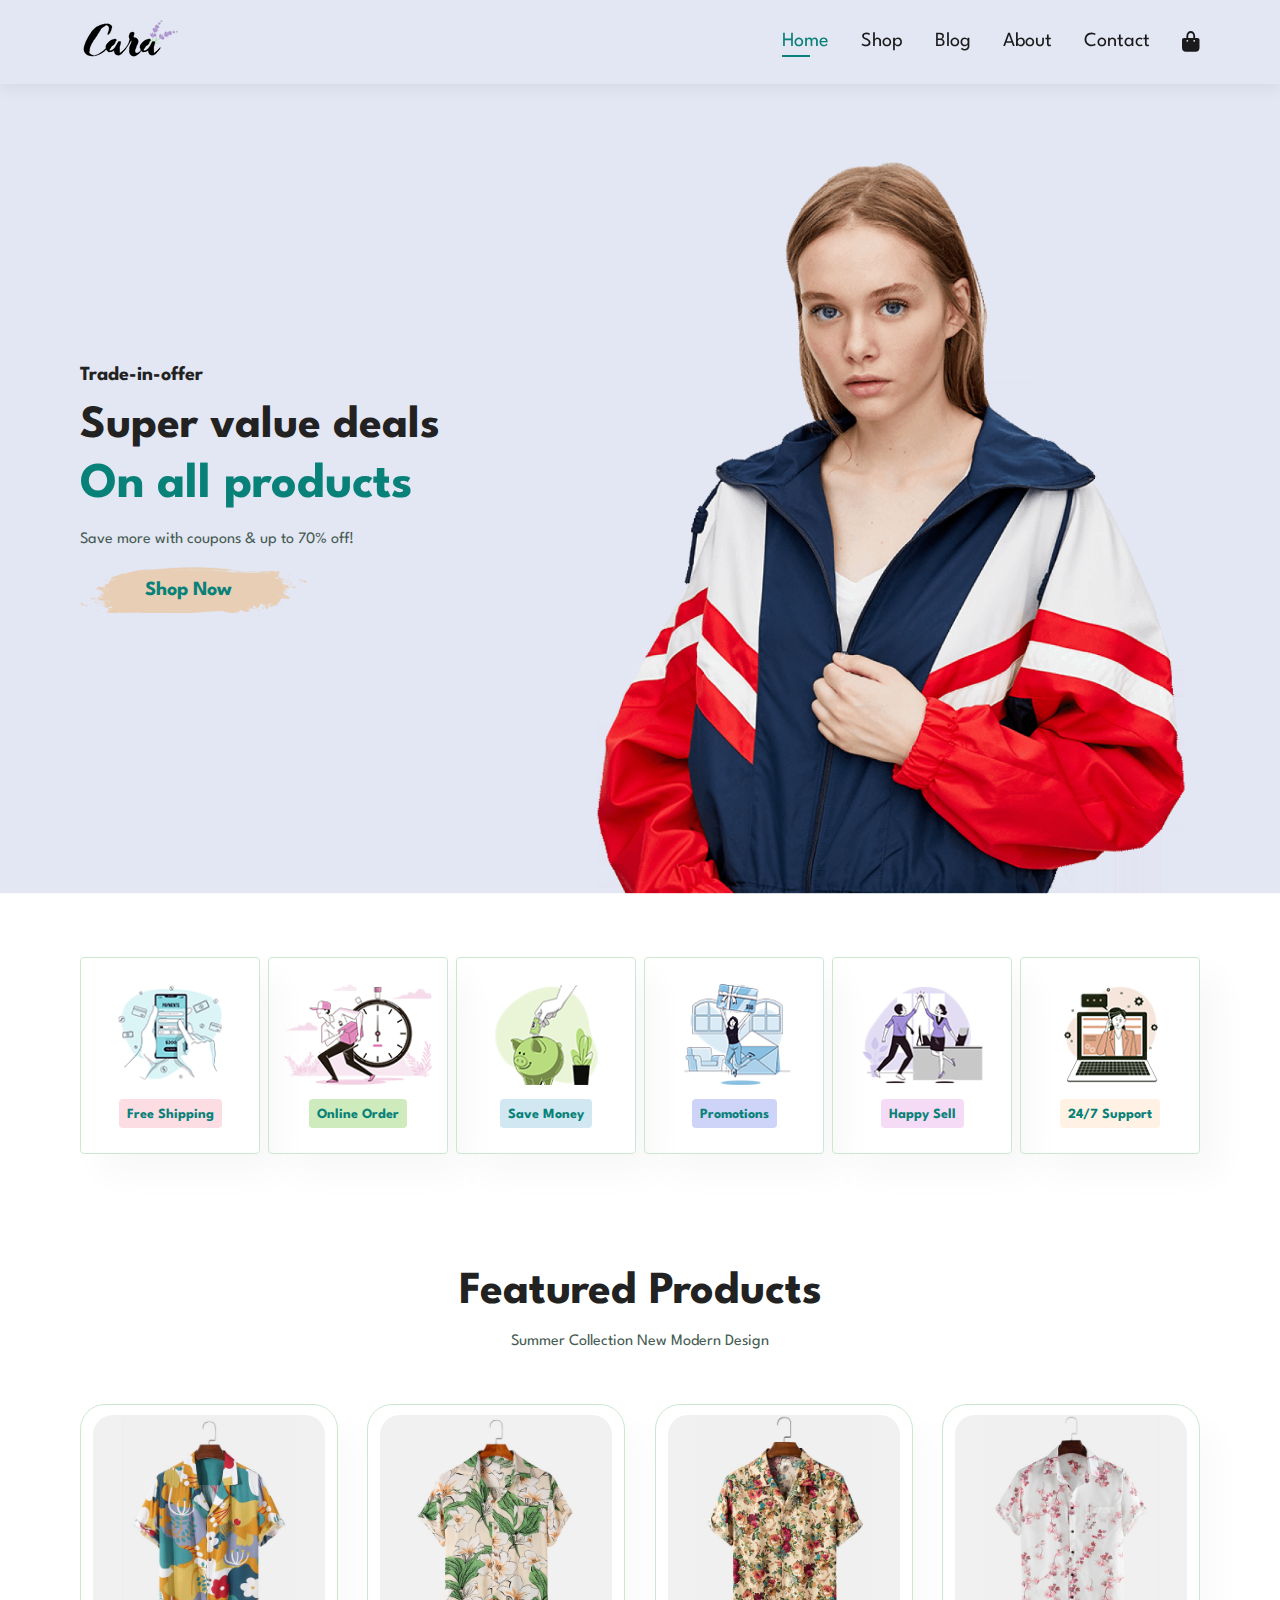
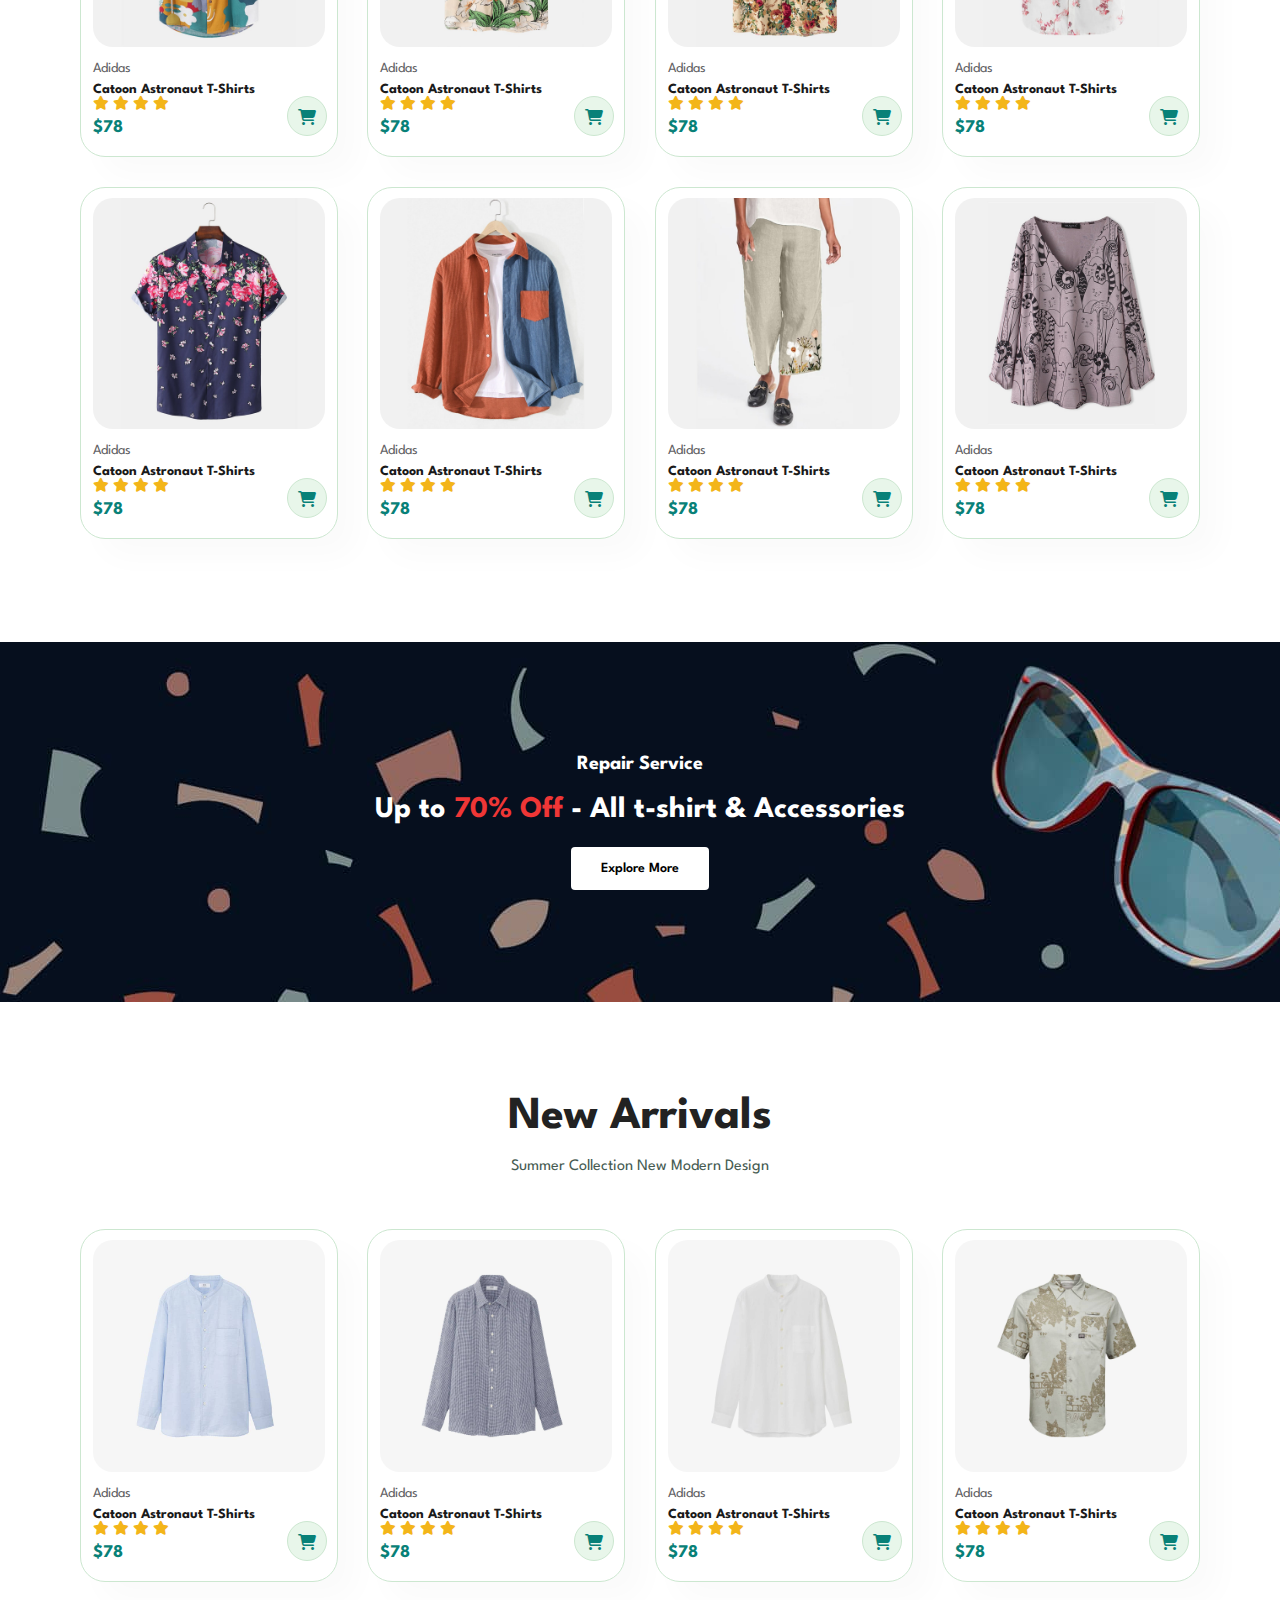
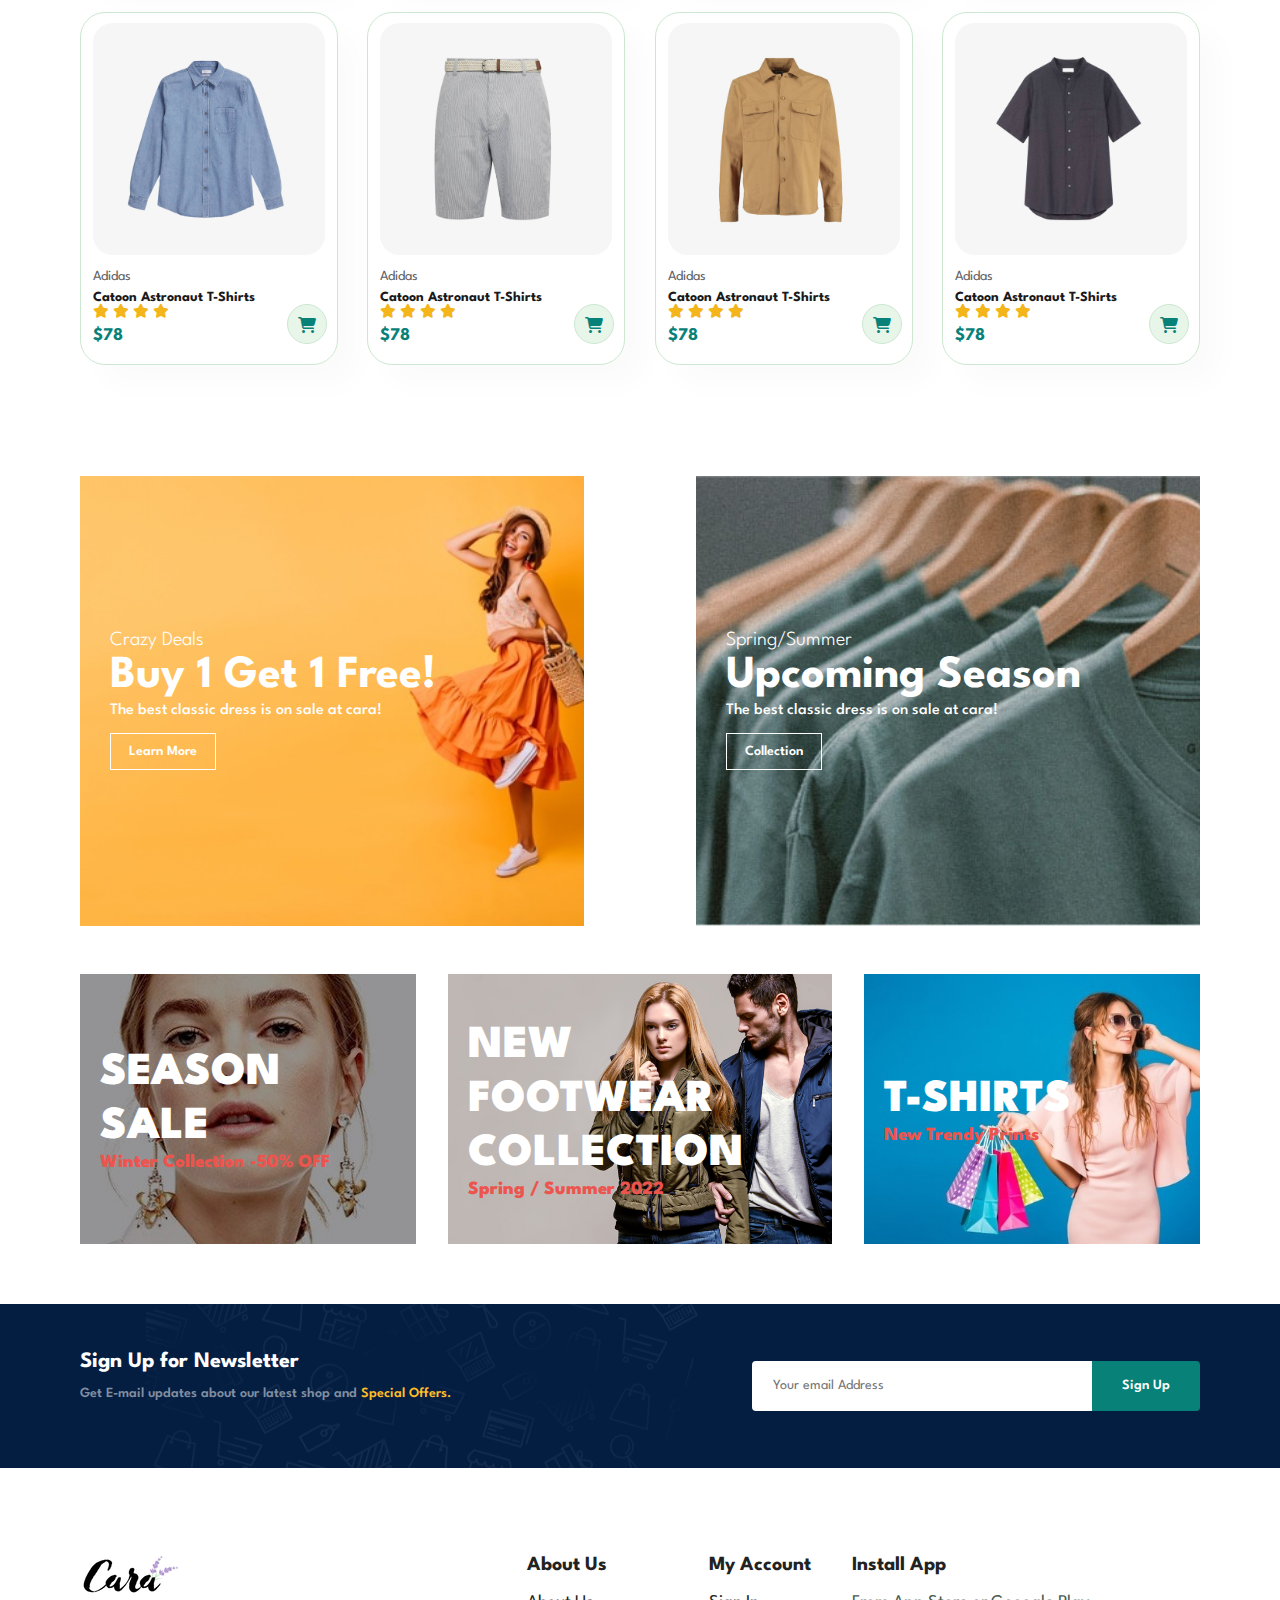
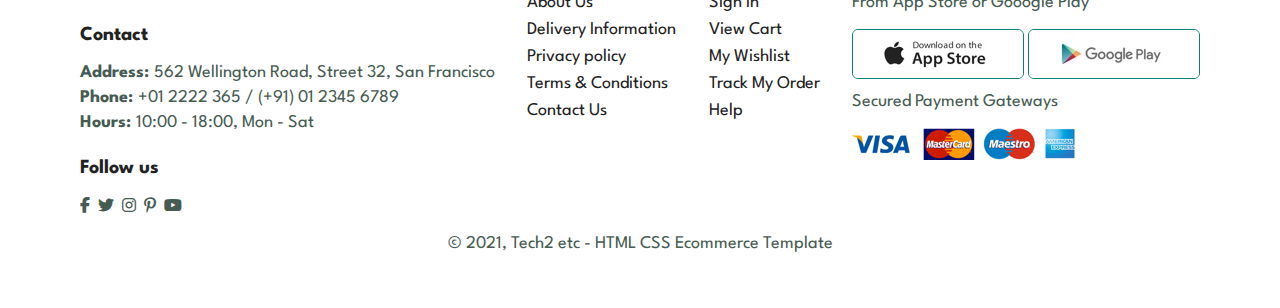
<file: index.html>
<!DOCTYPE html>
<html lang="en">
  <head>
    <meta charset="UTF-8" />
    <meta http-equiv="X-UA-Compatible" content="IE=edge" />
    <meta name="viewport" content="width=device-width, initial-scale=1.0" />
    <title>E-Commerce Website</title>
    <link rel="stylesheet" href="/Assets/css/style.css" />
    <link
      rel="stylesheet"
      href="https://cdnjs.cloudflare.com/ajax/libs/font-awesome/6.4.0/css/all.min.css" />
  </head>
  <body>
    <!-- Header Start -->
    <section id="header">
      <a href=""><img src="/Assets/images/logo.png" alt="Logo" /></a>

      <div class="desktop">
        <ul id="navbar">
          <li><a class="active" href="">Home</a></li>
          <li><a href="shop.html">Shop</a></li>
          <li><a href="blog.html">Blog</a></li>
          <li><a href="about.html">About</a></li>
          <li><a href="contact.html">Contact</a></li>
          <li id="lg-bag">
            <a href="cart.html"><i class="fa-solid fa-bag-shopping"></i></a>
          </li>
          <a href="#" id="close"><i class="fa fa-times"></i></a>
        </ul>
      </div>
      <div id="mobile">
        <a href=""><i class="fa-solid fa-bag-shopping"></i></a>
        <i id="bar" class="fas fa-outdent"></i>
      </div>
    </section>
    <!-- Header End -->

    <!-- Hero Start -->
    <section id="hero">
      <h4>Trade-in-offer</h4>
      <h2>Super value deals</h2>
      <h1>On all products</h1>
      <p>Save more with coupons & up to 70% off!</p>
      <button>Shop Now</button>
    </section>
    <!-- Hero End -->

    <!-- Features Start -->
    <section id="feature" class="section-p1">
      <div class="feature-box">
        <img src="/Assets/images/features/f1.png" alt="" />
        <h6>Free Shipping</h6>
      </div>
      <div class="feature-box">
        <img src="/Assets/images/features/f2.png" alt="" />
        <h6>Online Order</h6>
      </div>
      <div class="feature-box">
        <img src="/Assets/images/features/f3.png" alt="" />
        <h6>Save Money</h6>
      </div>
      <div class="feature-box">
        <img src="/Assets/images/features/f4.png" alt="" />
        <h6>Promotions</h6>
      </div>
      <div class="feature-box">
        <img src="/Assets/images/features/f5.png" alt="" />
        <h6>Happy Sell</h6>
      </div>
      <div class="feature-box">
        <img src="/Assets/images/features/f6.png" alt="" />
        <h6>24/7 Support</h6>
      </div>
    </section>
    <!-- Features End -->

    <!-- Product1 Start -->
    <section id="product1" class="section-p1">
      <h2>Featured Products</h2>
      <p>Summer Collection New Modern Design</p>
      <div class="product-container">
        <div class="product">
          <img src="/Assets/images/products/f1.jpg" alt="" />
          <div class="description">
            <span>Adidas</span>
            <h5>Catoon Astronaut T-Shirts</h5>
            <div class="star">
              <i class="fa fa-star"></i>
              <i class="fa fa-star"></i>
              <i class="fa fa-star"></i>
              <i class="fa fa-star"></i>
            </div>
            <h4>$78</h4>
          </div>
          <a href="#"><i class="fa fa-shopping-cart cart"></i></a>
        </div>
        <div class="product">
          <img src="/Assets/images/products/f2.jpg" alt="" />
          <div class="description">
            <span>Adidas</span>
            <h5>Catoon Astronaut T-Shirts</h5>
            <div class="star">
              <i class="fa fa-star"></i>
              <i class="fa fa-star"></i>
              <i class="fa fa-star"></i>
              <i class="fa fa-star"></i>
            </div>
            <h4>$78</h4>
          </div>
          <a href="#"><i class="fa fa-shopping-cart cart"></i></a>
        </div>
        <div class="product">
          <img src="/Assets/images/products/f3.jpg" alt="" />
          <div class="description">
            <span>Adidas</span>
            <h5>Catoon Astronaut T-Shirts</h5>
            <div class="star">
              <i class="fa fa-star"></i>
              <i class="fa fa-star"></i>
              <i class="fa fa-star"></i>
              <i class="fa fa-star"></i>
            </div>
            <h4>$78</h4>
          </div>
          <a href="#"><i class="fa fa-shopping-cart cart"></i></a>
        </div>
        <div class="product">
          <img src="/Assets/images/products/f4.jpg" alt="" />
          <div class="description">
            <span>Adidas</span>
            <h5>Catoon Astronaut T-Shirts</h5>
            <div class="star">
              <i class="fa fa-star"></i>
              <i class="fa fa-star"></i>
              <i class="fa fa-star"></i>
              <i class="fa fa-star"></i>
            </div>
            <h4>$78</h4>
          </div>
          <a href="#"><i class="fa fa-shopping-cart cart"></i></a>
        </div>
        <div class="product">
          <img src="/Assets/images/products/f5.jpg" alt="" />
          <div class="description">
            <span>Adidas</span>
            <h5>Catoon Astronaut T-Shirts</h5>
            <div class="star">
              <i class="fa fa-star"></i>
              <i class="fa fa-star"></i>
              <i class="fa fa-star"></i>
              <i class="fa fa-star"></i>
            </div>
            <h4>$78</h4>
          </div>
          <a href="#"><i class="fa fa-shopping-cart cart"></i></a>
        </div>
        <div class="product">
          <img src="/Assets/images/products/f6.jpg" alt="" />
          <div class="description">
            <span>Adidas</span>
            <h5>Catoon Astronaut T-Shirts</h5>
            <div class="star">
              <i class="fa fa-star"></i>
              <i class="fa fa-star"></i>
              <i class="fa fa-star"></i>
              <i class="fa fa-star"></i>
            </div>
            <h4>$78</h4>
          </div>
          <a href="#"><i class="fa fa-shopping-cart cart"></i></a>
        </div>
        <div class="product">
          <img src="/Assets/images/products/f7.jpg" alt="" />
          <div class="description">
            <span>Adidas</span>
            <h5>Catoon Astronaut T-Shirts</h5>
            <div class="star">
              <i class="fa fa-star"></i>
              <i class="fa fa-star"></i>
              <i class="fa fa-star"></i>
              <i class="fa fa-star"></i>
            </div>
            <h4>$78</h4>
          </div>
          <a href="#"><i class="fa fa-shopping-cart cart"></i></a>
        </div>
        <div class="product">
          <img src="/Assets/images/products/f8.jpg" alt="" />
          <div class="description">
            <span>Adidas</span>
            <h5>Catoon Astronaut T-Shirts</h5>
            <div class="star">
              <i class="fa fa-star"></i>
              <i class="fa fa-star"></i>
              <i class="fa fa-star"></i>
              <i class="fa fa-star"></i>
            </div>
            <h4>$78</h4>
          </div>
          <a href="#"><i class="fa fa-shopping-cart cart"></i></a>
        </div>
      </div>
    </section>
    <!-- Product End -->

    <!-- Banner Start -->
    <section id="banner" class="section-m1">
      <h4>Repair Service</h4>
      <h2>Up to <span>70% Off</span> - All t-shirt & Accessories</h2>
      <button class="normal">Explore More</button>
    </section>
    <!-- Banner End -->

    <!-- Product Start -->
    <section id="product1" class="section-p1">
      <h2>New Arrivals</h2>
      <p>Summer Collection New Modern Design</p>
      <div class="product-container">
        <div class="product">
          <img src="/Assets/images/products/n1.jpg" alt="" />
          <div class="description">
            <span>Adidas</span>
            <h5>Catoon Astronaut T-Shirts</h5>
            <div class="star">
              <i class="fa fa-star"></i>
              <i class="fa fa-star"></i>
              <i class="fa fa-star"></i>
              <i class="fa fa-star"></i>
            </div>
            <h4>$78</h4>
          </div>
          <a href="#"><i class="fa fa-shopping-cart cart"></i></a>
        </div>
        <div class="product">
          <img src="/Assets/images/products/n2.jpg" alt="" />
          <div class="description">
            <span>Adidas</span>
            <h5>Catoon Astronaut T-Shirts</h5>
            <div class="star">
              <i class="fa fa-star"></i>
              <i class="fa fa-star"></i>
              <i class="fa fa-star"></i>
              <i class="fa fa-star"></i>
            </div>
            <h4>$78</h4>
          </div>
          <a href="#"><i class="fa fa-shopping-cart cart"></i></a>
        </div>
        <div class="product">
          <img src="/Assets/images/products/n3.jpg" alt="" />
          <div class="description">
            <span>Adidas</span>
            <h5>Catoon Astronaut T-Shirts</h5>
            <div class="star">
              <i class="fa fa-star"></i>
              <i class="fa fa-star"></i>
              <i class="fa fa-star"></i>
              <i class="fa fa-star"></i>
            </div>
            <h4>$78</h4>
          </div>
          <a href="#"><i class="fa fa-shopping-cart cart"></i></a>
        </div>
        <div class="product">
          <img src="/Assets/images/products/n4.jpg" alt="" />
          <div class="description">
            <span>Adidas</span>
            <h5>Catoon Astronaut T-Shirts</h5>
            <div class="star">
              <i class="fa fa-star"></i>
              <i class="fa fa-star"></i>
              <i class="fa fa-star"></i>
              <i class="fa fa-star"></i>
            </div>
            <h4>$78</h4>
          </div>
          <a href="#"><i class="fa fa-shopping-cart cart"></i></a>
        </div>
        <div class="product">
          <img src="/Assets/images/products/n5.jpg" alt="" />
          <div class="description">
            <span>Adidas</span>
            <h5>Catoon Astronaut T-Shirts</h5>
            <div class="star">
              <i class="fa fa-star"></i>
              <i class="fa fa-star"></i>
              <i class="fa fa-star"></i>
              <i class="fa fa-star"></i>
            </div>
            <h4>$78</h4>
          </div>
          <a href="#"><i class="fa fa-shopping-cart cart"></i></a>
        </div>
        <div class="product">
          <img src="/Assets/images/products/n6.jpg" alt="" />
          <div class="description">
            <span>Adidas</span>
            <h5>Catoon Astronaut T-Shirts</h5>
            <div class="star">
              <i class="fa fa-star"></i>
              <i class="fa fa-star"></i>
              <i class="fa fa-star"></i>
              <i class="fa fa-star"></i>
            </div>
            <h4>$78</h4>
          </div>
          <a href="#"><i class="fa fa-shopping-cart cart"></i></a>
        </div>
        <div class="product">
          <img src="/Assets/images/products/n7.jpg" alt="" />
          <div class="description">
            <span>Adidas</span>
            <h5>Catoon Astronaut T-Shirts</h5>
            <div class="star">
              <i class="fa fa-star"></i>
              <i class="fa fa-star"></i>
              <i class="fa fa-star"></i>
              <i class="fa fa-star"></i>
            </div>
            <h4>$78</h4>
          </div>
          <a href="#"><i class="fa fa-shopping-cart cart"></i></a>
        </div>
        <div class="product">
          <img src="/Assets/images/products/n8.jpg" alt="" />
          <div class="description">
            <span>Adidas</span>
            <h5>Catoon Astronaut T-Shirts</h5>
            <div class="star">
              <i class="fa fa-star"></i>
              <i class="fa fa-star"></i>
              <i class="fa fa-star"></i>
              <i class="fa fa-star"></i>
            </div>
            <h4>$78</h4>
          </div>
          <a href="#"><i class="fa fa-shopping-cart cart"></i></a>
        </div>
      </div>
    </section>
    <!-- Product End -->

    <!-- Small Banner Start -->
    <section id="small-banner" class="section-p1">
      <div class="banner-box">
        <h4>Crazy Deals</h4>
        <h2>Buy 1 Get 1 Free!</h2>
        <span>The best classic dress is on sale at cara!</span>
        <button class="white">Learn More</button>
      </div>
      <div class="banner-box banner-box-2">
        <h4>Spring/Summer</h4>
        <h2>Upcoming Season</h2>
        <span>The best classic dress is on sale at cara!</span>
        <button class="white">Collection</button>
      </div>
    </section>
    <!-- Small Banner End -->

    <!-- Small Banner 2 Start -->
    <section id="banner3" class="section-p1">
      <div class="banner-box">
        <h2>SEASON SALE</h2>
        <h3>Winter Collection -50% OFF</h3>
      </div>
      <div class="banner-box banner-box2">
        <h2>NEW FOOTWEAR COLLECTION</h2>
        <h3>Spring / Summer 2022</h3>
      </div>
      <div class="banner-box banner-box3">
        <h2>T-SHIRTS</h2>
        <h3>New Trendy Prints</h3>
      </div>
    </section>
    <!-- Small Banner 2 End -->

    <!-- Newsletter Start -->
    <section id="news-letter" class="section-p1 section-m1">
      <div class="news-text">
        <h4>Sign Up for Newsletter</h4>
        <p>
          Get E-mail updates about our latest shop and
          <span>Special Offers.</span>
        </p>
      </div>
      <div class="form">
        <input type="text" placeholder="Your email Address" />
        <button class="normal">Sign Up</button>
      </div>
    </section>
    <!-- Newsletter End -->

    <!-- Footer Start -->
    <footer class="section-p1">
      <div class="col">
        <img class="logo" src="/Assets/images/logo.png" alt="Logo" />
        <h4>Contact</h4>
        <p>
          <strong>Address: </strong> 562 Wellington Road, Street 32, San
          Francisco
        </p>
        <p><strong>Phone: </strong> +01 2222 365 / (+91) 01 2345 6789</p>
        <p><strong>Hours: </strong> 10:00 - 18:00, Mon - Sat</p>
        <div class="follow">
          <h4>Follow us</h4>
          <div class="icon">
            <i class="fab fa-facebook-f"></i>
            <i class="fab fa-twitter"></i>
            <i class="fab fa-instagram"></i>
            <i class="fab fa-pinterest-p"></i>
            <i class="fab fa-youtube"></i>
          </div>
        </div>
      </div>

      <div class="col">
        <h4>About Us</h4>
        <a href="#">About Us</a>
        <a href="#">Delivery Information</a>
        <a href="#">Privacy policy</a>
        <a href="#">Terms & Conditions</a>
        <a href="#">Contact Us</a>
      </div>

      <div class="col">
        <h4>My Account</h4>
        <a href="#">Sign In</a>
        <a href="#">View Cart</a>
        <a href="#">My Wishlist</a>
        <a href="#">Track My Order</a>
        <a href="#">Help</a>
      </div>

      <div class="col install">
        <h4>Install App</h4>
        <p>From App Store or Gooogle Play</p>
        <div class="row">
          <img src="/Assets/images/pay/app.jpg" alt="App" />
          <img src="/Assets/images/pay/play.jpg" alt="Play" />
        </div>
        <p>Secured Payment Gateways</p>
        <img src="/Assets/images/pay/pay.png" alt="Pay" />
      </div>

      <div class="copyright">
        <p>© 2021, Tech2 etc - HTML CSS Ecommerce Template</p>
      </div>
    </footer>
    <!-- Footer End -->
    <script src="/Assets/javascript/script.js"></script>
  </body>
</html>
</file>
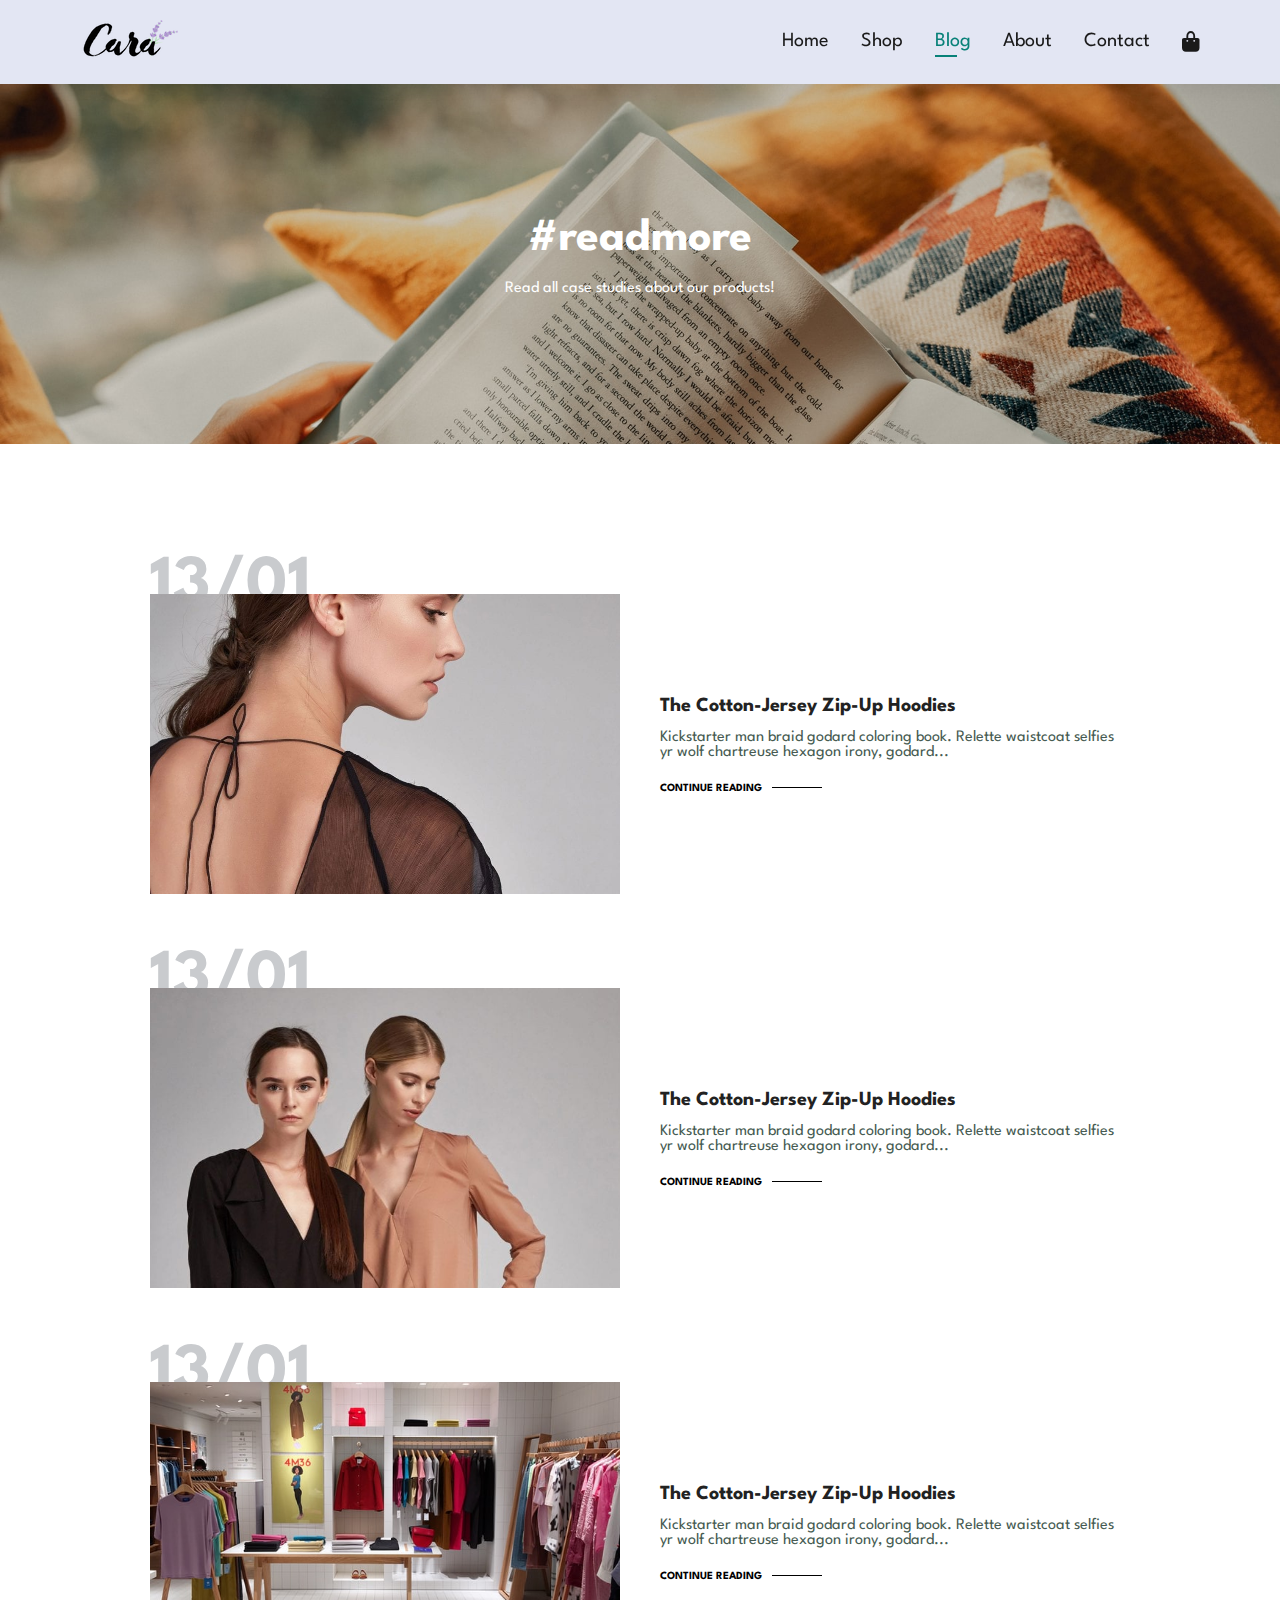
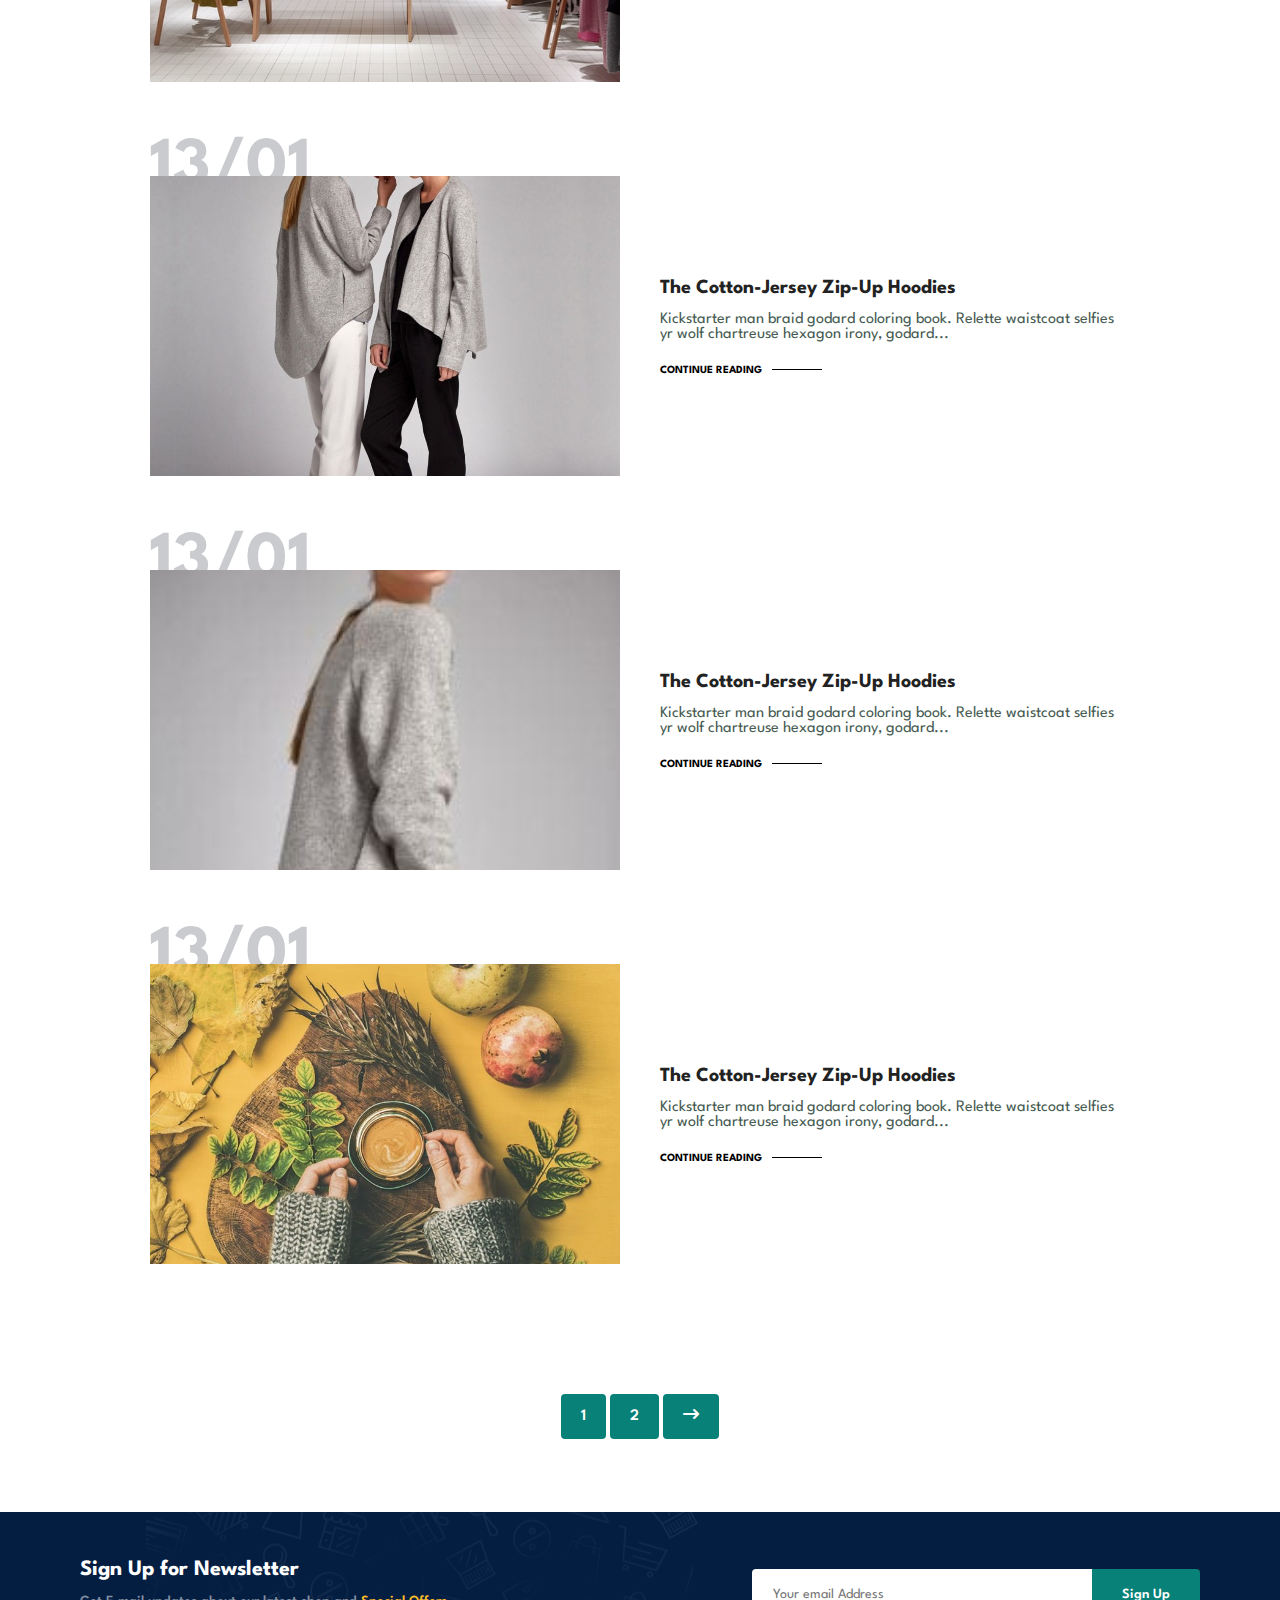
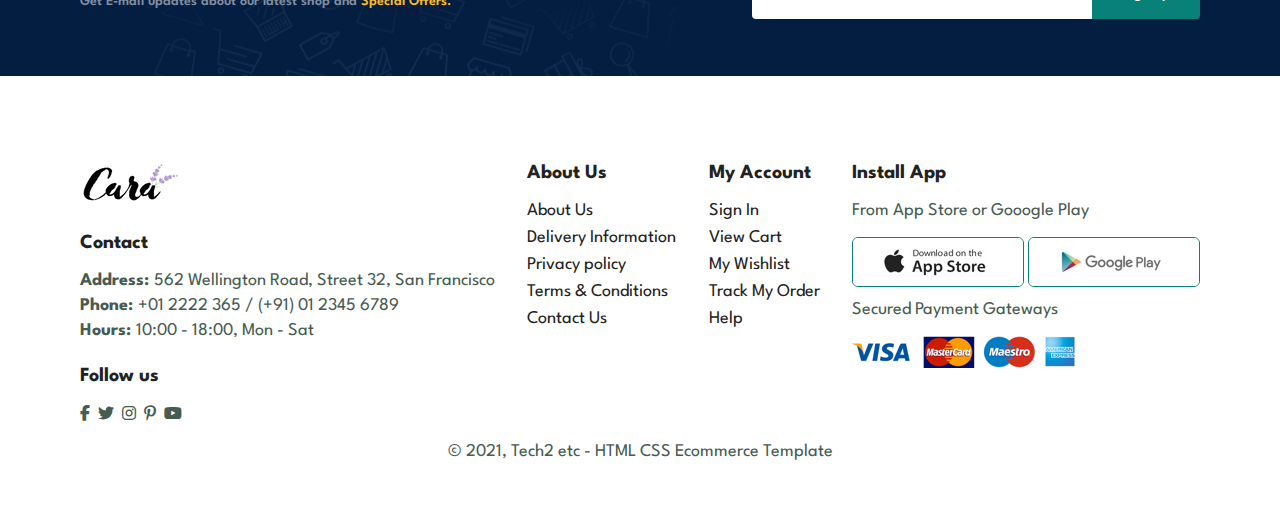
<file: blog.html>
<!DOCTYPE html>
<html lang="en">
  <head>
    <meta charset="UTF-8" />
    <meta http-equiv="X-UA-Compatible" content="IE=edge" />
    <meta name="viewport" content="width=device-width, initial-scale=1.0" />
    <title>E-Commerce Website</title>
    <link rel="stylesheet" href="/Assets/css/style.css" />
    <link
      rel="stylesheet"
      href="https://cdnjs.cloudflare.com/ajax/libs/font-awesome/6.4.0/css/all.min.css" />
  </head>
  <body>
    <!-- Header Start -->
    <section id="header">
      <a href=""><img src="/Assets/images/logo.png" alt="Logo" /></a>
      <div class="desktop">
        <ul id="navbar">
          <li><a href="index.html">Home</a></li>
          <li><a href="shop.html">Shop</a></li>
          <li><a class="active" href="blog.html">Blog</a></li>
          <li><a href="about.html">About</a></li>
          <li><a href="contact.html">Contact</a></li>
          <li id="lg-bag">
            <a href="cart.html"><i class="fa-solid fa-bag-shopping"></i></a>
          </li>
          <a href="#" id="close"><i class="fa fa-times"></i></a>
        </ul>
      </div>
      <div id="mobile">
        <a href=""><i class="fa-solid fa-bag-shopping"></i></a>
        <i id="bar" class="fas fa-outdent"></i>
      </div>
    </section>
    <!-- Header End -->

    <!-- Hero Start -->
    <section id="page-header" class="blog-header">
      <h2>#readmore</h2>
      <p>Read all case studies about our products!</p>
    </section>
    <!-- Hero End -->

    <!-- Blog Start -->
    <section id="blog">
      <div class="blog-box">
        <div class="blog-img">
          <img src="/Assets/images/blog/b1.jpg" alt="" />
        </div>
        <div class="blog-details">
          <h4>The Cotton-Jersey Zip-Up Hoodies</h4>
          <p>
            Kickstarter man braid godard coloring book. Relette waistcoat
            selfies yr wolf chartreuse hexagon irony, godard...
          </p>
          <a href="#">Continue Reading</a>
        </div>
        <h1>13/01</h1>
      </div>
      <div class="blog-box">
        <div class="blog-img">
          <img src="/Assets/images/blog/b2.jpg" alt="" />
        </div>
        <div class="blog-details">
          <h4>The Cotton-Jersey Zip-Up Hoodies</h4>
          <p>
            Kickstarter man braid godard coloring book. Relette waistcoat
            selfies yr wolf chartreuse hexagon irony, godard...
          </p>
          <a href="#">Continue Reading</a>
        </div>
        <h1>13/01</h1>
      </div>
      <div class="blog-box">
        <div class="blog-img">
          <img src="/Assets/images/blog/b3.jpg" alt="" />
        </div>
        <div class="blog-details">
          <h4>The Cotton-Jersey Zip-Up Hoodies</h4>
          <p>
            Kickstarter man braid godard coloring book. Relette waistcoat
            selfies yr wolf chartreuse hexagon irony, godard...
          </p>
          <a href="#">Continue Reading</a>
        </div>
        <h1>13/01</h1>
      </div>
      <div class="blog-box">
        <div class="blog-img">
          <img src="/Assets/images/blog/b4.jpg" alt="" />
        </div>
        <div class="blog-details">
          <h4>The Cotton-Jersey Zip-Up Hoodies</h4>
          <p>
            Kickstarter man braid godard coloring book. Relette waistcoat
            selfies yr wolf chartreuse hexagon irony, godard...
          </p>
          <a href="#">Continue Reading</a>
        </div>
        <h1>13/01</h1>
      </div>
      <div class="blog-box">
        <div class="blog-img">
          <img src="/Assets/images/blog/b5.jpg" alt="" />
        </div>
        <div class="blog-details">
          <h4>The Cotton-Jersey Zip-Up Hoodies</h4>
          <p>
            Kickstarter man braid godard coloring book. Relette waistcoat
            selfies yr wolf chartreuse hexagon irony, godard...
          </p>
          <a href="#">Continue Reading</a>
        </div>
        <h1>13/01</h1>
      </div>
      <div class="blog-box">
        <div class="blog-img">
          <img src="/Assets/images/blog/b6.jpg" alt="" />
        </div>
        <div class="blog-details">
          <h4>The Cotton-Jersey Zip-Up Hoodies</h4>
          <p>
            Kickstarter man braid godard coloring book. Relette waistcoat
            selfies yr wolf chartreuse hexagon irony, godard...
          </p>
          <a href="#">Continue Reading</a>
        </div>
        <h1>13/01</h1>
      </div>
    </section>
    <!-- Blog End -->

    <!-- Pagination Start -->
    <section id="pagination" class="section-p1">
      <a href="#">1</a>
      <a href="#">2</a>
      <a href="#"><i class="fa-solid fa-arrow-right-long"></i></a>
    </section>
    <!-- Pagination End -->

    <!-- Newsletter Start -->
    <section class="section-p1 section-m1" id="news-letter">
      <div class="news-text">
        <h4>Sign Up for Newsletter</h4>
        <p>
          Get E-mail updates about our latest shop and
          <span>Special Offers.</span>
        </p>
      </div>
      <div class="form">
        <input type="text" placeholder="Your email Address" />
        <button class="normal">Sign Up</button>
      </div>
    </section>
    <!-- Newsletter End -->

    <!-- Footer Start -->
    <footer class="section-p1">
      <div class="col">
        <img class="logo" src="/Assets/images/logo.png" alt="Logo" />
        <h4>Contact</h4>
        <p>
          <strong>Address: </strong> 562 Wellington Road, Street 32, San
          Francisco
        </p>
        <p><strong>Phone: </strong> +01 2222 365 / (+91) 01 2345 6789</p>
        <p><strong>Hours: </strong> 10:00 - 18:00, Mon - Sat</p>
        <div class="follow">
          <h4>Follow us</h4>
          <div class="icon">
            <i class="fab fa-facebook-f"></i>
            <i class="fab fa-twitter"></i>
            <i class="fab fa-instagram"></i>
            <i class="fab fa-pinterest-p"></i>
            <i class="fab fa-youtube"></i>
          </div>
        </div>
      </div>

      <div class="col">
        <h4>About Us</h4>
        <a href="#">About Us</a>
        <a href="#">Delivery Information</a>
        <a href="#">Privacy policy</a>
        <a href="#">Terms & Conditions</a>
        <a href="#">Contact Us</a>
      </div>

      <div class="col">
        <h4>My Account</h4>
        <a href="#">Sign In</a>
        <a href="#">View Cart</a>
        <a href="#">My Wishlist</a>
        <a href="#">Track My Order</a>
        <a href="#">Help</a>
      </div>

      <div class="col install">
        <h4>Install App</h4>
        <p>From App Store or Gooogle Play</p>
        <div class="row">
          <img src="/Assets/images/pay/app.jpg" alt="App" />
          <img src="/Assets/images/pay/play.jpg" alt="Play" />
        </div>
        <p>Secured Payment Gateways</p>
        <img src="/Assets/images/pay/pay.png" alt="Pay" />
      </div>

      <div class="copyright">
        <p>© 2021, Tech2 etc - HTML CSS Ecommerce Template</p>
      </div>
    </footer>
    <!-- Footer End -->
    <script src="/Assets/javascript/script.js"></script>
  </body>
</html>
</file>
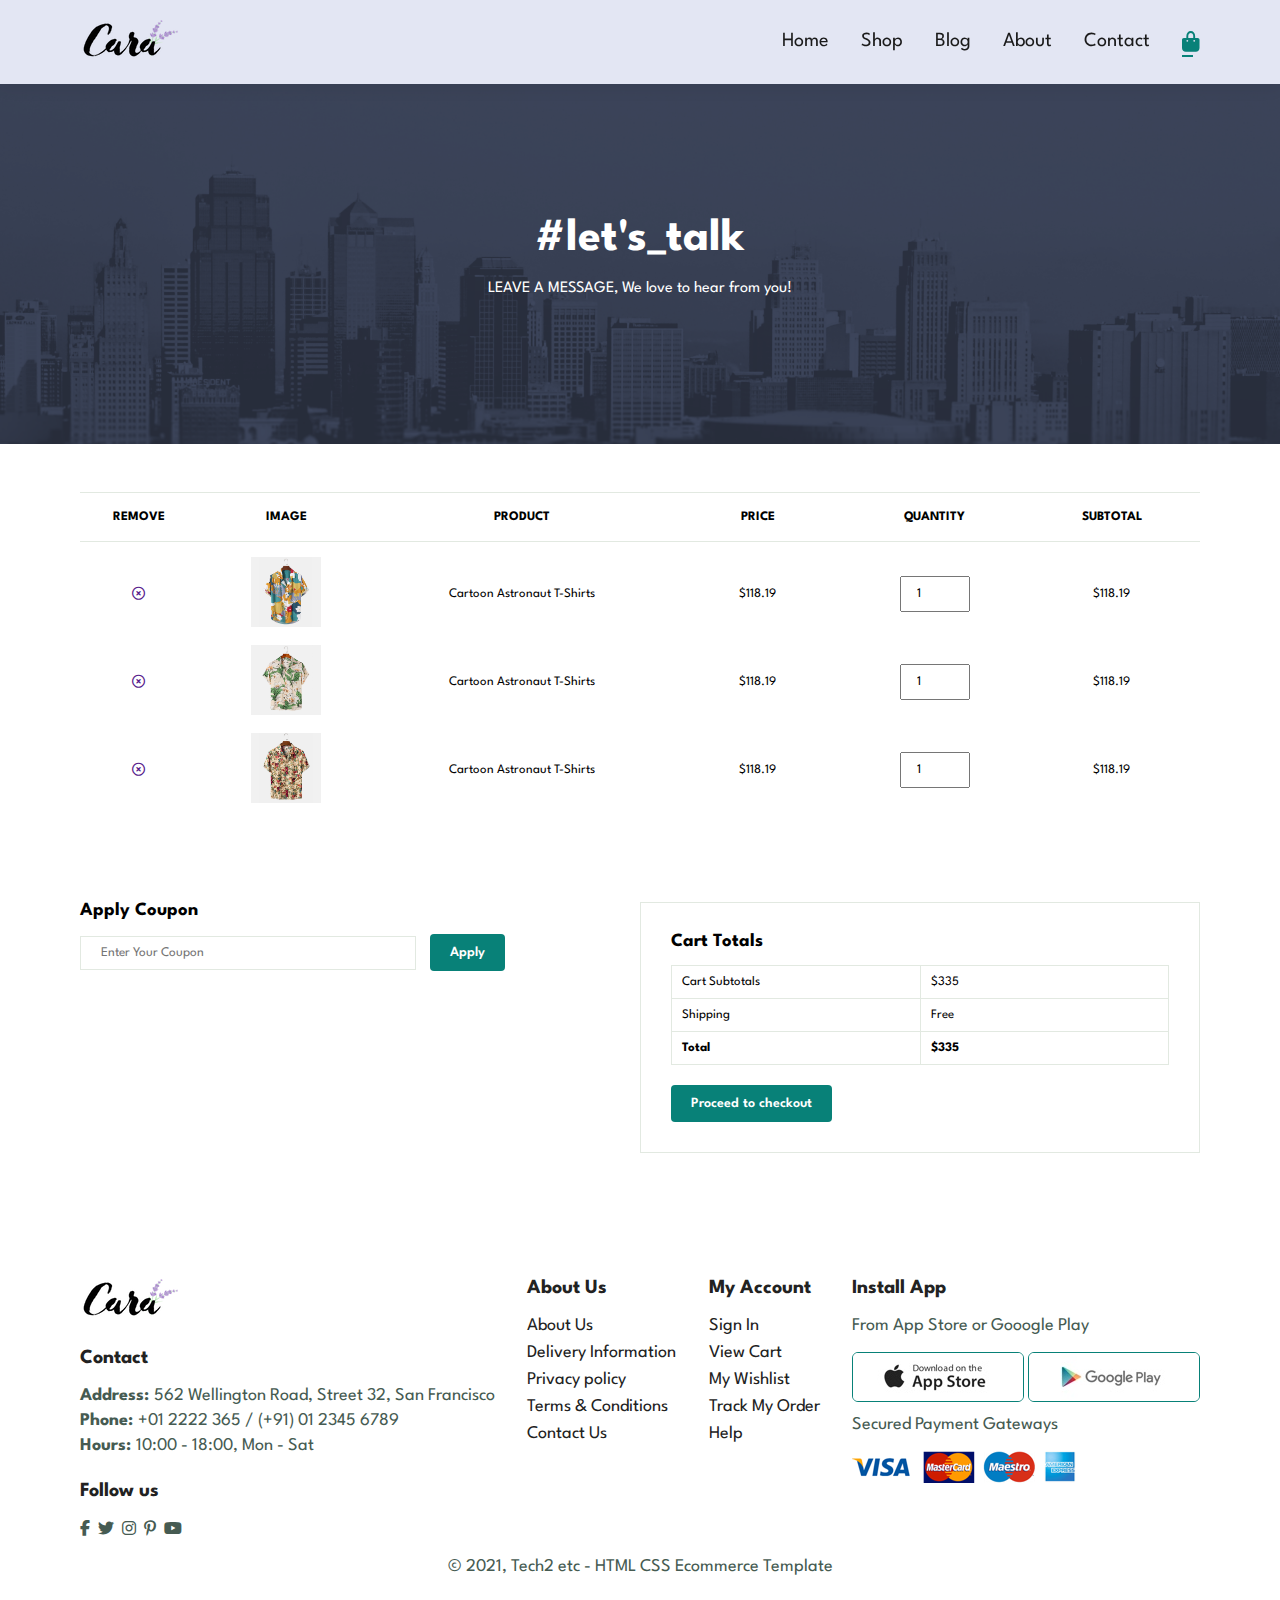
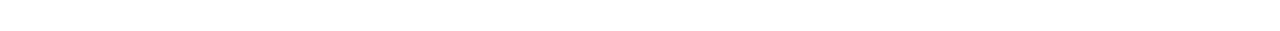
<file: cart.html>
<!DOCTYPE html>
<html lang="en">
  <head>
    <meta charset="UTF-8" />
    <meta http-equiv="X-UA-Compatible" content="IE=edge" />
    <meta name="viewport" content="width=device-width, initial-scale=1.0" />
    <title>E-Commerce Website</title>
    <link rel="stylesheet" href="/Assets/css/style.css" />
    <link
      rel="stylesheet"
      href="https://cdnjs.cloudflare.com/ajax/libs/font-awesome/6.4.0/css/all.min.css" />
  </head>
  <body>
    <!-- Header Start -->
    <section id="header">
      <a href=""><img src="/Assets/images/logo.png" alt="Logo" /></a>
      <div class="desktop">
        <ul id="navbar">
          <li><a href="index.html">Home</a></li>
          <li><a href="shop.html">Shop</a></li>
          <li><a href="blog.html">Blog</a></li>
          <li><a href="about.html">About</a></li>
          <li><a href="contact.html">Contact</a></li>
          <li id="lg-bag">
            <a href="" class="active"
              ><i class="fa-solid fa-bag-shopping"></i
            ></a>
          </li>
          <a href="#" id="close"><i class="fa fa-times"></i></a>
        </ul>
      </div>
      <div id="mobile">
        <a href=""><i class="fa-solid fa-bag-shopping"></i></a>
        <i id="bar" class="fas fa-outdent"></i>
      </div>
    </section>
    <!-- Header End -->

    <!-- Hero Start -->
    <section id="page-header" class="about-header">
      <h2>#let's_talk</h2>
      <p>LEAVE A MESSAGE, We love to hear from you!</p>
    </section>
    <!-- Hero End -->

    <!-- Cart Start -->
    <section id="cart" class="section-p1">
      <table width="100%">
        <thead>
          <tr>
            <td>Remove</td>
            <td>Image</td>
            <td>Product</td>
            <td>Price</td>
            <td>Quantity</td>
            <td>Subtotal</td>
          </tr>
        </thead>
        <tbody>
          <tr>
            <td>
              <a href=""><i class="far fa-times-circle"></i></a>
            </td>
            <td><img src="/Assets/images/products/f1.jpg" alt="" /></td>
            <td>Cartoon Astronaut T-Shirts</td>
            <td>$118.19</td>
            <td><input type="number" value="1" /></td>
            <td>$118.19</td>
          </tr>
          <tr>
            <td>
              <a href=""><i class="far fa-times-circle"></i></a>
            </td>
            <td><img src="/Assets/images/products/f2.jpg" alt="" /></td>
            <td>Cartoon Astronaut T-Shirts</td>
            <td>$118.19</td>
            <td><input type="number" value="1" /></td>
            <td>$118.19</td>
          </tr>
          <tr>
            <td>
              <a href=""><i class="far fa-times-circle"></i></a>
            </td>
            <td><img src="/Assets/images/products/f3.jpg" alt="" /></td>
            <td>Cartoon Astronaut T-Shirts</td>
            <td>$118.19</td>
            <td><input type="number" value="1" /></td>
            <td>$118.19</td>
          </tr>
        </tbody>
      </table>
    </section>
    <!-- Cart End -->

    <!-- Cart Add Start -->
    <section id="cart-add" class="section-p1">
      <div id="coupon">
        <h3>Apply Coupon</h3>
        <div>
          <input type="text" placeholder="Enter Your Coupon" />
          <button class="normal">Apply</button>
        </div>
      </div>

      <div id="subtotal">
        <h3>Cart Totals</h3>
        <table>
          <tr>
            <td>Cart Subtotals</td>
            <td>$335</td>
          </tr>
          <tr>
            <td>Shipping</td>
            <td>Free</td>
          </tr>
          <tr>
            <td><strong>Total</strong></td>
            <td><strong>$335</strong></td>
          </tr>
        </table>
        <button class="normal">Proceed to checkout</button>
      </div>
    </section>
    <!-- Cart Add End -->

    <!-- Footer Start -->
    <footer class="section-p1">
      <div class="col">
        <img class="logo" src="/Assets/images/logo.png" alt="Logo" />
        <h4>Contact</h4>
        <p>
          <strong>Address: </strong> 562 Wellington Road, Street 32, San
          Francisco
        </p>
        <p><strong>Phone: </strong> +01 2222 365 / (+91) 01 2345 6789</p>
        <p><strong>Hours: </strong> 10:00 - 18:00, Mon - Sat</p>
        <div class="follow">
          <h4>Follow us</h4>
          <div class="icon">
            <i class="fab fa-facebook-f"></i>
            <i class="fab fa-twitter"></i>
            <i class="fab fa-instagram"></i>
            <i class="fab fa-pinterest-p"></i>
            <i class="fab fa-youtube"></i>
          </div>
        </div>
      </div>

      <div class="col">
        <h4>About Us</h4>
        <a href="#">About Us</a>
        <a href="#">Delivery Information</a>
        <a href="#">Privacy policy</a>
        <a href="#">Terms & Conditions</a>
        <a href="#">Contact Us</a>
      </div>

      <div class="col">
        <h4>My Account</h4>
        <a href="#">Sign In</a>
        <a href="#">View Cart</a>
        <a href="#">My Wishlist</a>
        <a href="#">Track My Order</a>
        <a href="#">Help</a>
      </div>

      <div class="col install">
        <h4>Install App</h4>
        <p>From App Store or Gooogle Play</p>
        <div class="row">
          <img src="/Assets/images/pay/app.jpg" alt="App" />
          <img src="/Assets/images/pay/play.jpg" alt="Play" />
        </div>
        <p>Secured Payment Gateways</p>
        <img src="/Assets/images/pay/pay.png" alt="Pay" />
      </div>

      <div class="copyright">
        <p>© 2021, Tech2 etc - HTML CSS Ecommerce Template</p>
      </div>
    </footer>
    <!-- Footer End -->
    <script src="/Assets/javascript/script.js"></script>
  </body>
</html>
</file>
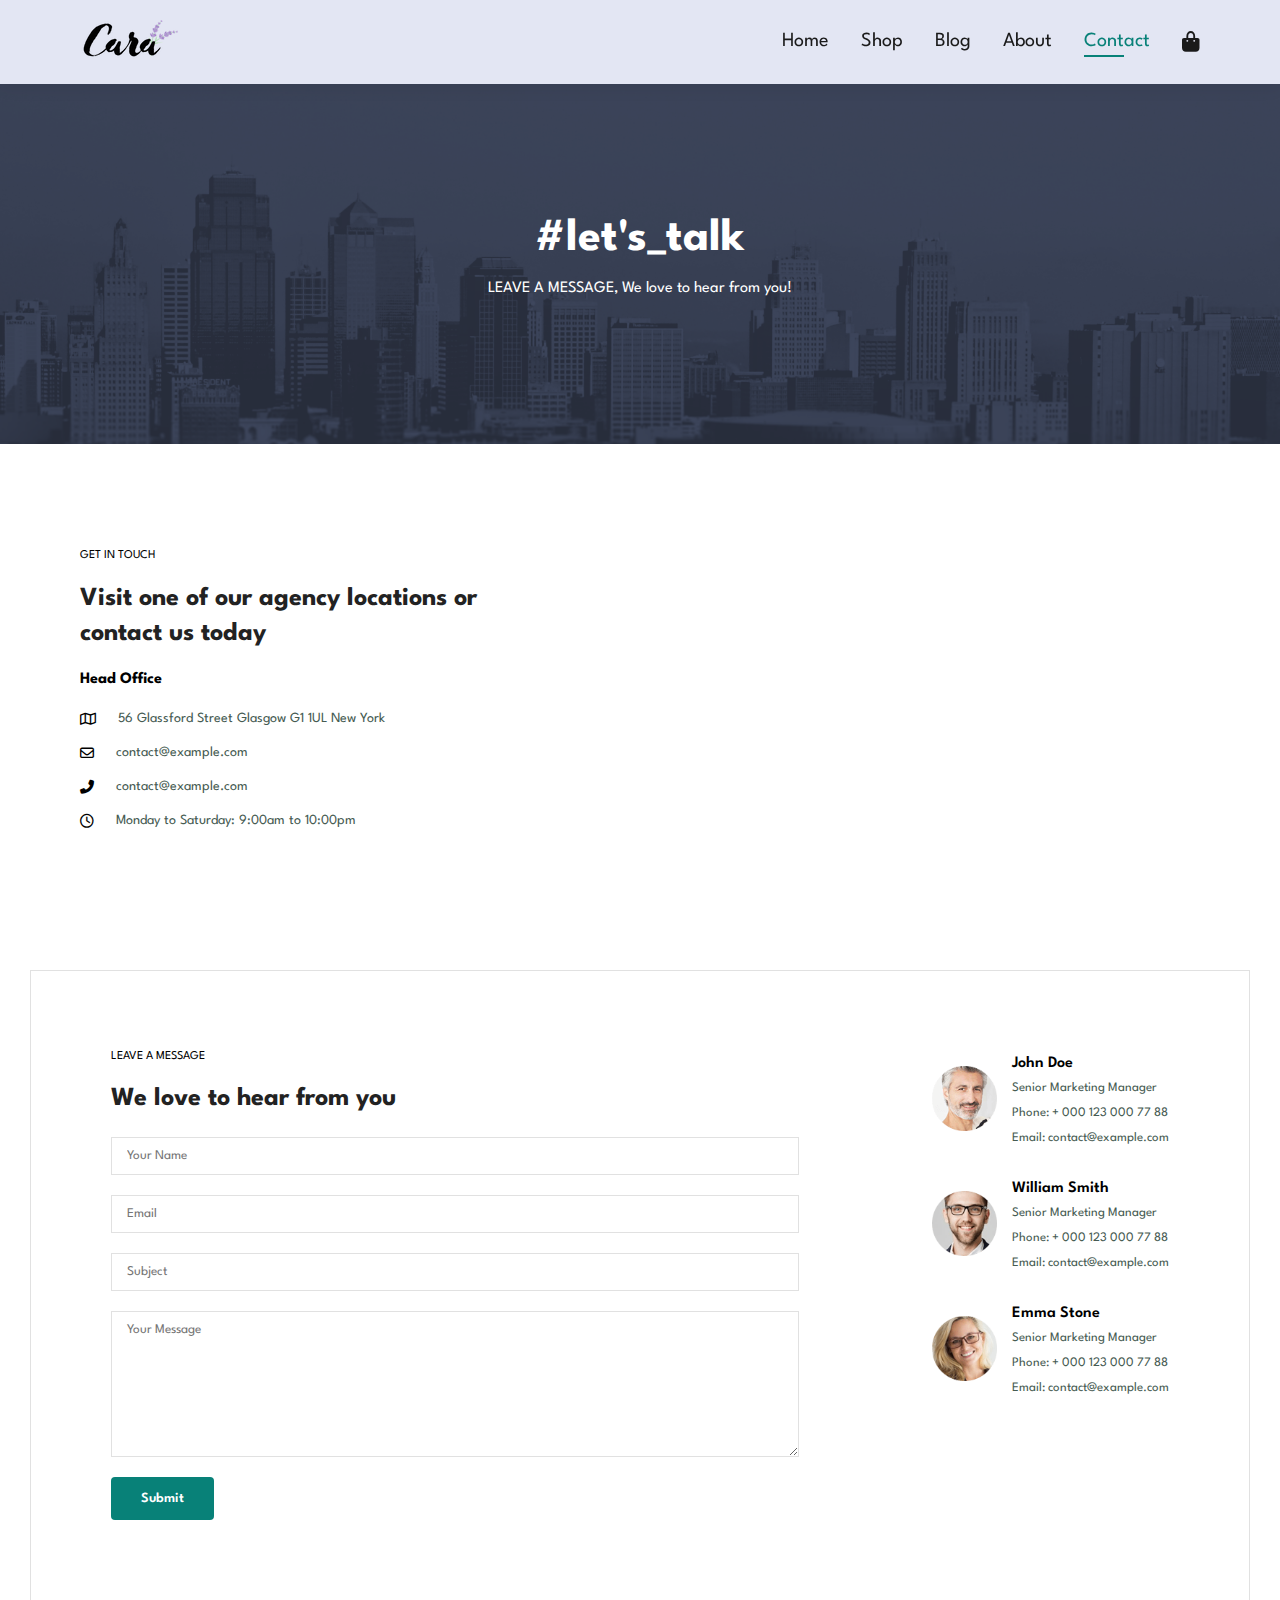
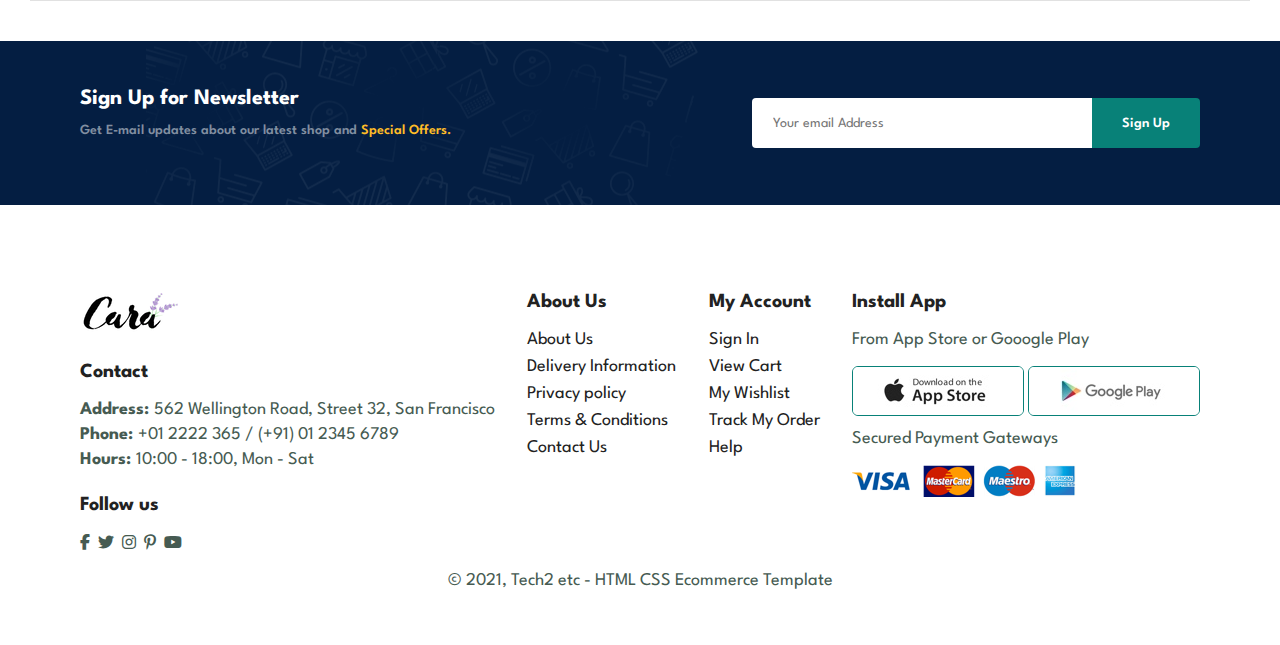
<file: contact.html>
<!DOCTYPE html>
<html lang="en">
  <head>
    <meta charset="UTF-8" />
    <meta http-equiv="X-UA-Compatible" content="IE=edge" />
    <meta name="viewport" content="width=device-width, initial-scale=1.0" />
    <title>E-Commerce Website</title>
    <link rel="stylesheet" href="/Assets/css/style.css" />
    <link
      rel="stylesheet"
      href="https://cdnjs.cloudflare.com/ajax/libs/font-awesome/6.4.0/css/all.min.css" />
  </head>
  <body>
    <!-- Header Start -->
    <section id="header">
      <a href=""><img src="/Assets/images/logo.png" alt="Logo" /></a>
      <div class="desktop">
        <ul id="navbar">
          <li><a href="index.html">Home</a></li>
          <li><a href="shop.html">Shop</a></li>
          <li><a href="blog.html">Blog</a></li>
          <li><a href="about.html">About</a></li>
          <li><a class="active" href="contact.html">Contact</a></li>
          <li id="lg-bag">
            <a href=""><i class="fa-solid fa-bag-shopping"></i></a>
          </li>
          <a href="#" id="close"><i class="fa fa-times"></i></a>
        </ul>
      </div>
      <div id="mobile">
        <a href=""><i class="fa-solid fa-bag-shopping"></i></a>
        <i id="bar" class="fas fa-outdent"></i>
      </div>
    </section>
    <!-- Header End -->

    <!-- Hero Start -->
    <section id="page-header" class="about-header">
      <h2>#let's_talk</h2>
      <p>LEAVE A MESSAGE, We love to hear from you!</p>
    </section>
    <!-- Hero End -->

    <!-- Contact Details Start -->
    <section id="contact-details" class="section-p1">
      <div class="details">
        <span>GET IN TOUCH</span>
        <h2>Visit one of our agency locations or contact us today</h2>
        <h3>Head Office</h3>
        <div>
          <li>
            <i class="fa-regular fa-map"></i>
            <p>56 Glassford Street Glasgow G1 1UL New York</p>
          </li>
          <li>
            <i class="far fa-envelope"></i>
            <p>contact@example.com</p>
          </li>
          <li>
            <i class="fas fa-phone-alt"></i>
            <p>contact@example.com</p>
          </li>
          <li>
            <i class="far fa-clock"></i>
            <p>Monday to Saturday: 9:00am to 10:00pm</p>
          </li>
        </div>
      </div>

      <div class="map">
        <iframe
          src="https://www.google.com/maps/embed?pb=!1m18!1m12!1m3!1d2469.8336851092313!2d-1.2599146063078046!3d51.75436472010877!2m3!1f0!2f0!3f0!3m2!1i1024!2i768!4f13.1!3m3!1m2!1s0x4876c6a9ef8c485b%3A0xd2ff1883a001afed!2sUniversity%20of%20Oxford!5e0!3m2!1sen!2sph!4v1688006043412!5m2!1sen!2sph"
          width="600"
          height="450"
          style="border: 0"
          allowfullscreen=""
          loading="lazy"
          referrerpolicy="no-referrer-when-downgrade"></iframe>
      </div>
    </section>
    <!-- Contact Details End -->

    <!-- Contact Form Start -->
    <section id="form-details">
      <form action="">
        <span>LEAVE A MESSAGE</span>
        <h2>We love to hear from you</h2>
        <input type="text" placeholder="Your Name" />
        <input type="text" placeholder="Email" />
        <input type="text" placeholder="Subject" />
        <textarea
          name=""
          id=""
          cols="30"
          rows="10"
          placeholder="Your Message"></textarea>
        <button class="normal">Submit</button>
      </form>

      <div class="people">
        <div>
          <img src="/Assets/images/people/1.png" alt="" />
          <p>
            <span>John Doe</span>Senior Marketing Manager <br />
            Phone: + 000 123 000 77 88 <br />Email: contact@example.com
          </p>
        </div>
        <div>
          <img src="/Assets/images/people/2.png" alt="" />
          <p>
            <span>William Smith</span>Senior Marketing Manager <br />
            Phone: + 000 123 000 77 88 <br />Email: contact@example.com
          </p>
        </div>
        <div>
          <img src="/Assets/images/people/3.png" alt="" />
          <p>
            <span>Emma Stone</span>Senior Marketing Manager <br />
            Phone: + 000 123 000 77 88 <br />Email: contact@example.com
          </p>
        </div>
      </div>
    </section>
    <!-- Contact Form End -->

    <!-- Newsletter Start -->
    <section class="section-p1 section-m1" id="news-letter">
      <div class="news-text">
        <h4>Sign Up for Newsletter</h4>
        <p>
          Get E-mail updates about our latest shop and
          <span>Special Offers.</span>
        </p>
      </div>
      <div class="form">
        <input type="text" placeholder="Your email Address" />
        <button class="normal">Sign Up</button>
      </div>
    </section>
    <!-- Newsletter End -->

    <!-- Footer Start -->
    <footer class="section-p1">
      <div class="col">
        <img class="logo" src="/Assets/images/logo.png" alt="Logo" />
        <h4>Contact</h4>
        <p>
          <strong>Address: </strong> 562 Wellington Road, Street 32, San
          Francisco
        </p>
        <p><strong>Phone: </strong> +01 2222 365 / (+91) 01 2345 6789</p>
        <p><strong>Hours: </strong> 10:00 - 18:00, Mon - Sat</p>
        <div class="follow">
          <h4>Follow us</h4>
          <div class="icon">
            <i class="fab fa-facebook-f"></i>
            <i class="fab fa-twitter"></i>
            <i class="fab fa-instagram"></i>
            <i class="fab fa-pinterest-p"></i>
            <i class="fab fa-youtube"></i>
          </div>
        </div>
      </div>

      <div class="col">
        <h4>About Us</h4>
        <a href="#">About Us</a>
        <a href="#">Delivery Information</a>
        <a href="#">Privacy policy</a>
        <a href="#">Terms & Conditions</a>
        <a href="#">Contact Us</a>
      </div>

      <div class="col">
        <h4>My Account</h4>
        <a href="#">Sign In</a>
        <a href="#">View Cart</a>
        <a href="#">My Wishlist</a>
        <a href="#">Track My Order</a>
        <a href="#">Help</a>
      </div>

      <div class="col install">
        <h4>Install App</h4>
        <p>From App Store or Gooogle Play</p>
        <div class="row">
          <img src="/Assets/images/pay/app.jpg" alt="App" />
          <img src="/Assets/images/pay/play.jpg" alt="Play" />
        </div>
        <p>Secured Payment Gateways</p>
        <img src="/Assets/images/pay/pay.png" alt="Pay" />
      </div>

      <div class="copyright">
        <p>© 2021, Tech2 etc - HTML CSS Ecommerce Template</p>
      </div>
    </footer>
    <!-- Footer End -->
    <script src="/Assets/javascript/script.js"></script>
  </body>
</html>
</file>
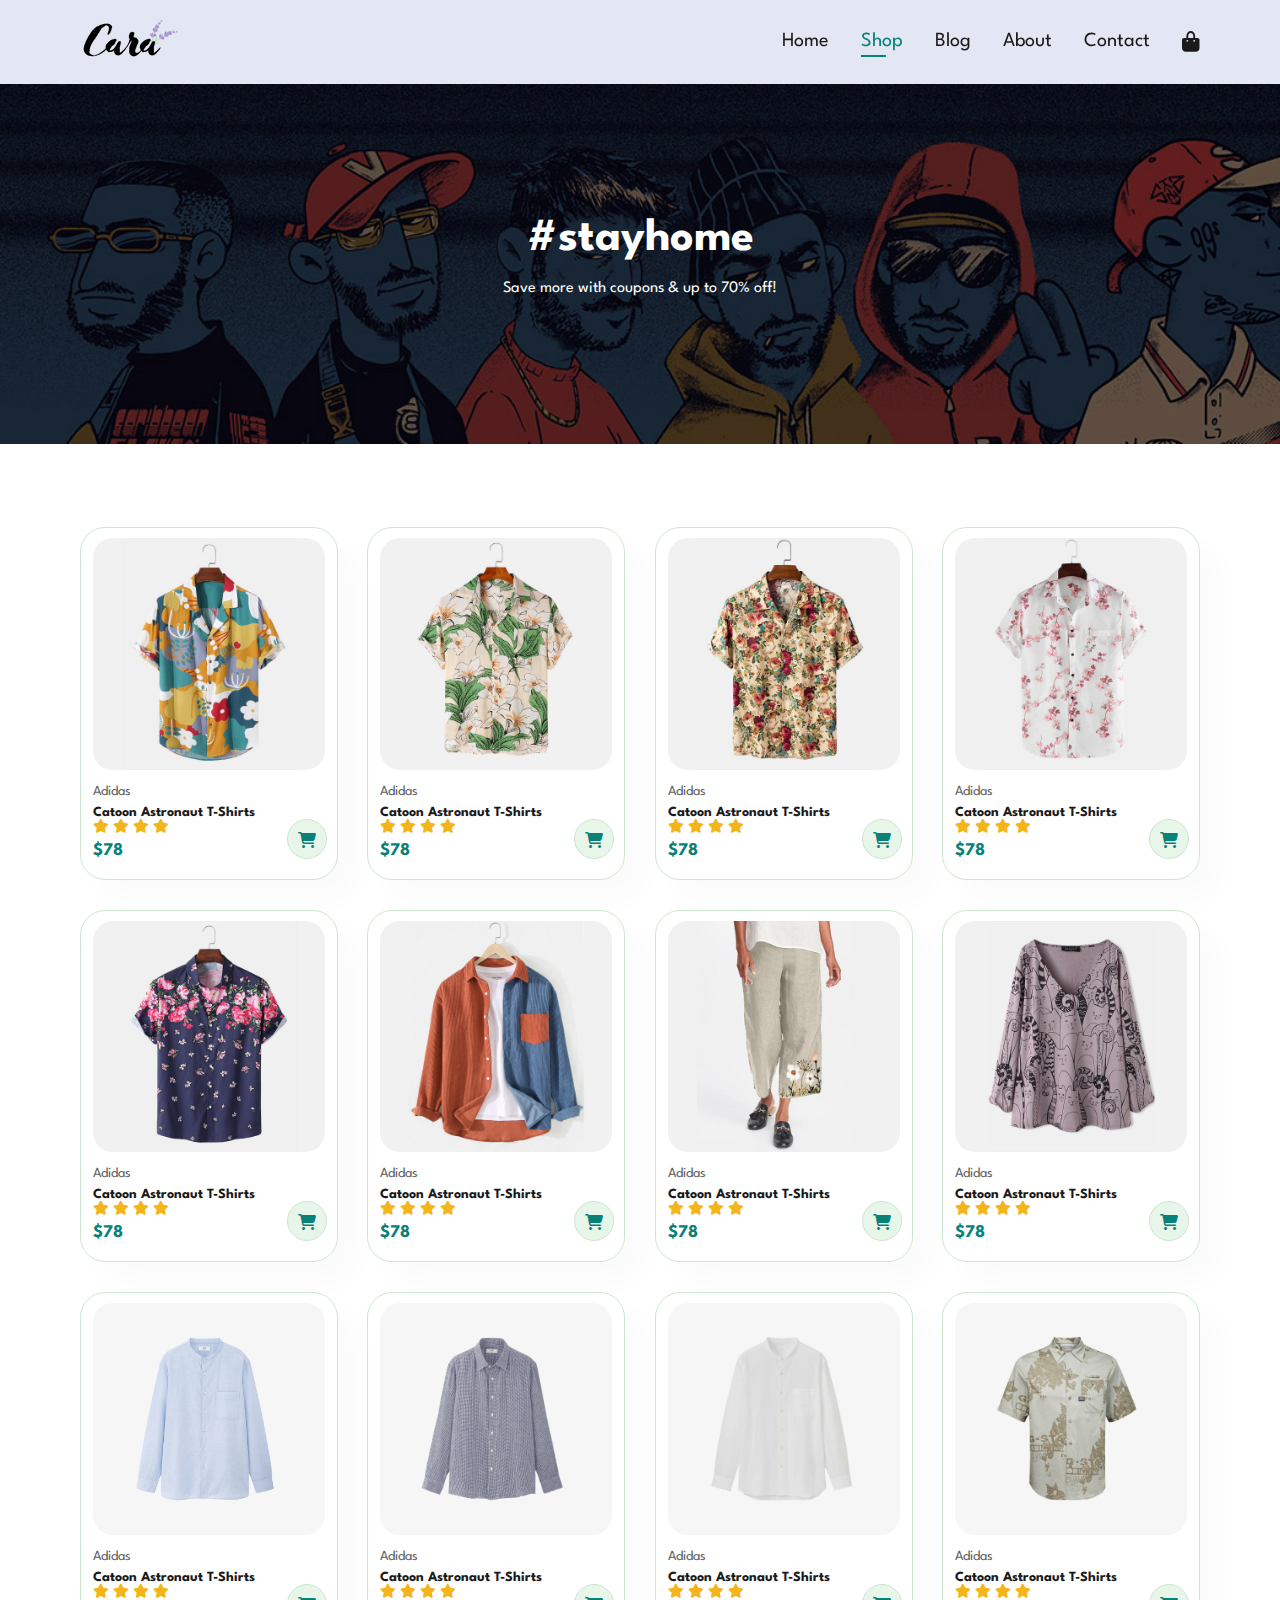
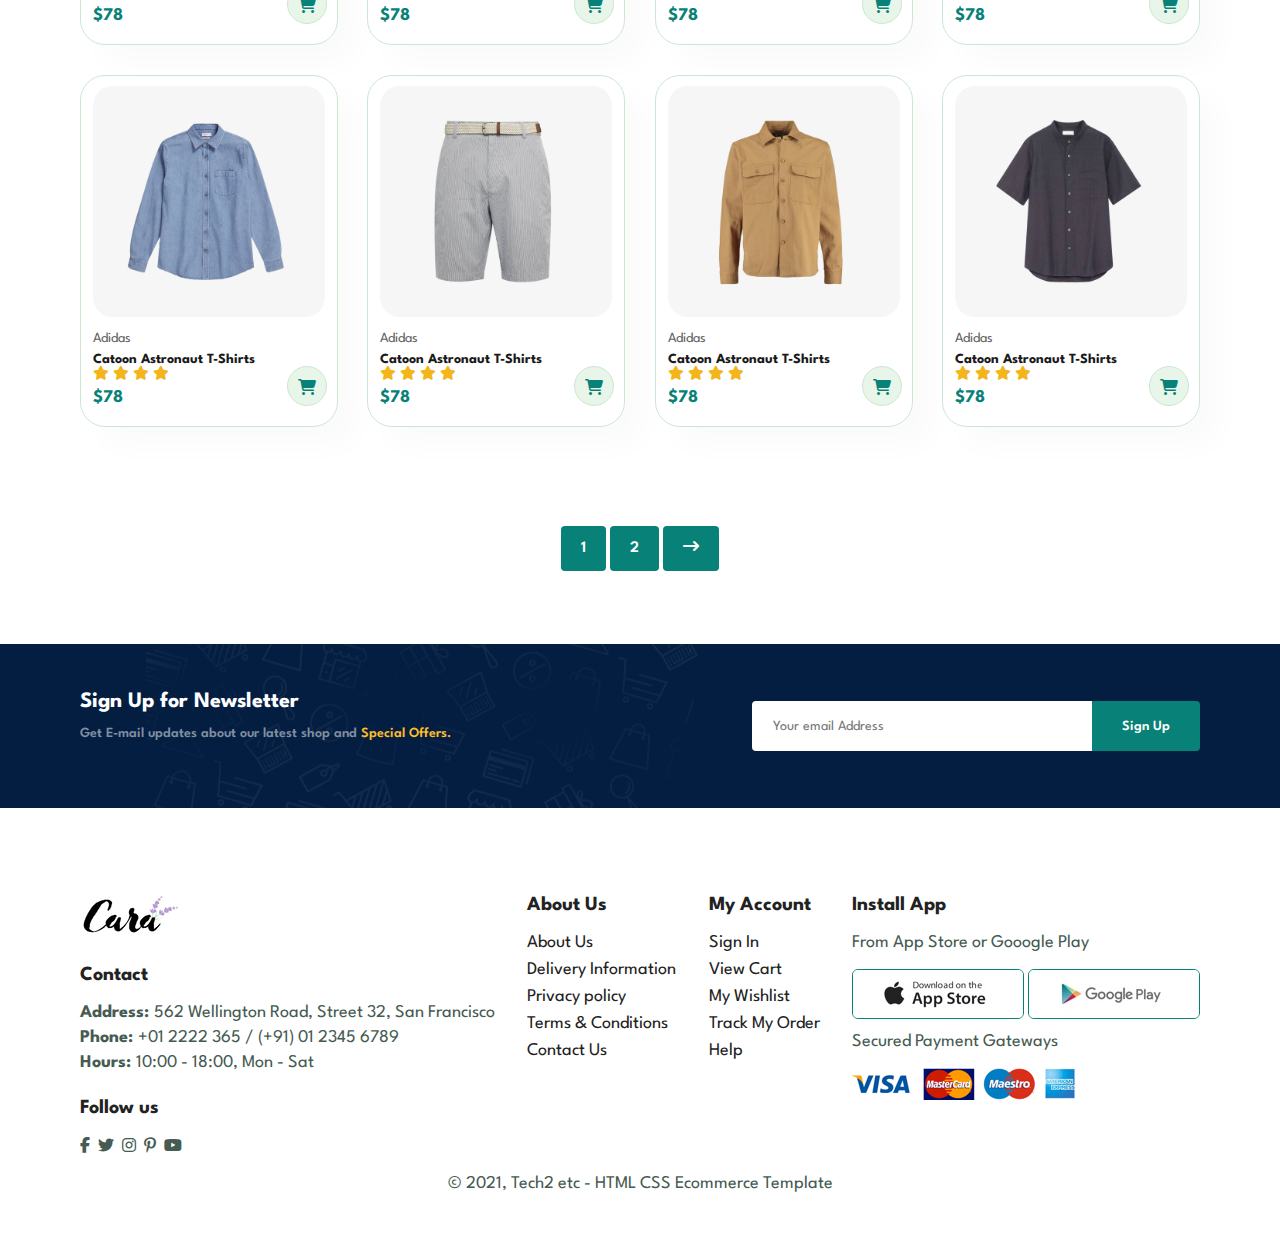
<file: shop.html>
<!DOCTYPE html>
<html lang="en">
  <head>
    <meta charset="UTF-8" />
    <meta http-equiv="X-UA-Compatible" content="IE=edge" />
    <meta name="viewport" content="width=device-width, initial-scale=1.0" />
    <title>E-Commerce Website</title>
    <link rel="stylesheet" href="/Assets/css/style.css" />
    <link
      rel="stylesheet"
      href="https://cdnjs.cloudflare.com/ajax/libs/font-awesome/6.4.0/css/all.min.css" />
  </head>
  <body>
    <!-- Header Start -->
    <section id="header">
      <a href=""><img src="/Assets/images/logo.png" alt="Logo" /></a>
      <div class="desktop">
        <ul id="navbar">
          <li><a href="index.html">Home</a></li>
          <li><a class="active" href="shop.html">Shop</a></li>
          <li><a href="blog.html">Blog</a></li>
          <li><a href="about.html">About</a></li>
          <li><a href="contact.html">Contact</a></li>
          <li id="lg-bag">
            <a href="cart.html"><i class="fa-solid fa-bag-shopping"></i></a>
          </li>
          <a href="#" id="close"><i class="fa fa-times"></i></a>
        </ul>
      </div>
      <div id="mobile">
        <a href=""><i class="fa-solid fa-bag-shopping"></i></a>
        <i id="bar" class="fas fa-outdent"></i>
      </div>
    </section>
    <!-- Header End -->

    <!-- Hero Start -->
    <section id="page-header">
      <h2>#stayhome</h2>
      <p>Save more with coupons & up to 70% off!</p>
    </section>
    <!-- Hero End -->

    <!-- Product1 Start -->
    <section id="product1" class="section-p1">
      <div class="product-container">
        <div
          class="product"
          onclick="window.location.href='single_product.html';">
          <img src="/Assets/images/products/f1.jpg" alt="" />
          <div class="description">
            <span>Adidas</span>
            <h5>Catoon Astronaut T-Shirts</h5>
            <div class="star">
              <i class="fa fa-star"></i>
              <i class="fa fa-star"></i>
              <i class="fa fa-star"></i>
              <i class="fa fa-star"></i>
            </div>
            <h4>$78</h4>
          </div>
          <a href="#"><i class="fa fa-shopping-cart cart"></i></a>
        </div>
        <div class="product">
          <img src="/Assets/images/products/f2.jpg" alt="" />
          <div class="description">
            <span>Adidas</span>
            <h5>Catoon Astronaut T-Shirts</h5>
            <div class="star">
              <i class="fa fa-star"></i>
              <i class="fa fa-star"></i>
              <i class="fa fa-star"></i>
              <i class="fa fa-star"></i>
            </div>
            <h4>$78</h4>
          </div>
          <a href="#"><i class="fa fa-shopping-cart cart"></i></a>
        </div>
        <div class="product">
          <img src="/Assets/images/products/f3.jpg" alt="" />
          <div class="description">
            <span>Adidas</span>
            <h5>Catoon Astronaut T-Shirts</h5>
            <div class="star">
              <i class="fa fa-star"></i>
              <i class="fa fa-star"></i>
              <i class="fa fa-star"></i>
              <i class="fa fa-star"></i>
            </div>
            <h4>$78</h4>
          </div>
          <a href="#"><i class="fa fa-shopping-cart cart"></i></a>
        </div>
        <div class="product">
          <img src="/Assets/images/products/f4.jpg" alt="" />
          <div class="description">
            <span>Adidas</span>
            <h5>Catoon Astronaut T-Shirts</h5>
            <div class="star">
              <i class="fa fa-star"></i>
              <i class="fa fa-star"></i>
              <i class="fa fa-star"></i>
              <i class="fa fa-star"></i>
            </div>
            <h4>$78</h4>
          </div>
          <a href="#"><i class="fa fa-shopping-cart cart"></i></a>
        </div>
        <div class="product">
          <img src="/Assets/images/products/f5.jpg" alt="" />
          <div class="description">
            <span>Adidas</span>
            <h5>Catoon Astronaut T-Shirts</h5>
            <div class="star">
              <i class="fa fa-star"></i>
              <i class="fa fa-star"></i>
              <i class="fa fa-star"></i>
              <i class="fa fa-star"></i>
            </div>
            <h4>$78</h4>
          </div>
          <a href="#"><i class="fa fa-shopping-cart cart"></i></a>
        </div>
        <div class="product">
          <img src="/Assets/images/products/f6.jpg" alt="" />
          <div class="description">
            <span>Adidas</span>
            <h5>Catoon Astronaut T-Shirts</h5>
            <div class="star">
              <i class="fa fa-star"></i>
              <i class="fa fa-star"></i>
              <i class="fa fa-star"></i>
              <i class="fa fa-star"></i>
            </div>
            <h4>$78</h4>
          </div>
          <a href="#"><i class="fa fa-shopping-cart cart"></i></a>
        </div>
        <div class="product">
          <img src="/Assets/images/products/f7.jpg" alt="" />
          <div class="description">
            <span>Adidas</span>
            <h5>Catoon Astronaut T-Shirts</h5>
            <div class="star">
              <i class="fa fa-star"></i>
              <i class="fa fa-star"></i>
              <i class="fa fa-star"></i>
              <i class="fa fa-star"></i>
            </div>
            <h4>$78</h4>
          </div>
          <a href="#"><i class="fa fa-shopping-cart cart"></i></a>
        </div>
        <div class="product">
          <img src="/Assets/images/products/f8.jpg" alt="" />
          <div class="description">
            <span>Adidas</span>
            <h5>Catoon Astronaut T-Shirts</h5>
            <div class="star">
              <i class="fa fa-star"></i>
              <i class="fa fa-star"></i>
              <i class="fa fa-star"></i>
              <i class="fa fa-star"></i>
            </div>
            <h4>$78</h4>
          </div>
          <a href="#"><i class="fa fa-shopping-cart cart"></i></a>
        </div>
        <div class="product">
          <img src="/Assets/images/products/n1.jpg" alt="" />
          <div class="description">
            <span>Adidas</span>
            <h5>Catoon Astronaut T-Shirts</h5>
            <div class="star">
              <i class="fa fa-star"></i>
              <i class="fa fa-star"></i>
              <i class="fa fa-star"></i>
              <i class="fa fa-star"></i>
            </div>
            <h4>$78</h4>
          </div>
          <a href="#"><i class="fa fa-shopping-cart cart"></i></a>
        </div>
        <div class="product">
          <img src="/Assets/images/products/n2.jpg" alt="" />
          <div class="description">
            <span>Adidas</span>
            <h5>Catoon Astronaut T-Shirts</h5>
            <div class="star">
              <i class="fa fa-star"></i>
              <i class="fa fa-star"></i>
              <i class="fa fa-star"></i>
              <i class="fa fa-star"></i>
            </div>
            <h4>$78</h4>
          </div>
          <a href="#"><i class="fa fa-shopping-cart cart"></i></a>
        </div>
        <div class="product">
          <img src="/Assets/images/products/n3.jpg" alt="" />
          <div class="description">
            <span>Adidas</span>
            <h5>Catoon Astronaut T-Shirts</h5>
            <div class="star">
              <i class="fa fa-star"></i>
              <i class="fa fa-star"></i>
              <i class="fa fa-star"></i>
              <i class="fa fa-star"></i>
            </div>
            <h4>$78</h4>
          </div>
          <a href="#"><i class="fa fa-shopping-cart cart"></i></a>
        </div>
        <div class="product">
          <img src="/Assets/images/products/n4.jpg" alt="" />
          <div class="description">
            <span>Adidas</span>
            <h5>Catoon Astronaut T-Shirts</h5>
            <div class="star">
              <i class="fa fa-star"></i>
              <i class="fa fa-star"></i>
              <i class="fa fa-star"></i>
              <i class="fa fa-star"></i>
            </div>
            <h4>$78</h4>
          </div>
          <a href="#"><i class="fa fa-shopping-cart cart"></i></a>
        </div>
        <div class="product">
          <img src="/Assets/images/products/n5.jpg" alt="" />
          <div class="description">
            <span>Adidas</span>
            <h5>Catoon Astronaut T-Shirts</h5>
            <div class="star">
              <i class="fa fa-star"></i>
              <i class="fa fa-star"></i>
              <i class="fa fa-star"></i>
              <i class="fa fa-star"></i>
            </div>
            <h4>$78</h4>
          </div>
          <a href="#"><i class="fa fa-shopping-cart cart"></i></a>
        </div>
        <div class="product">
          <img src="/Assets/images/products/n6.jpg" alt="" />
          <div class="description">
            <span>Adidas</span>
            <h5>Catoon Astronaut T-Shirts</h5>
            <div class="star">
              <i class="fa fa-star"></i>
              <i class="fa fa-star"></i>
              <i class="fa fa-star"></i>
              <i class="fa fa-star"></i>
            </div>
            <h4>$78</h4>
          </div>
          <a href="#"><i class="fa fa-shopping-cart cart"></i></a>
        </div>
        <div class="product">
          <img src="/Assets/images/products/n7.jpg" alt="" />
          <div class="description">
            <span>Adidas</span>
            <h5>Catoon Astronaut T-Shirts</h5>
            <div class="star">
              <i class="fa fa-star"></i>
              <i class="fa fa-star"></i>
              <i class="fa fa-star"></i>
              <i class="fa fa-star"></i>
            </div>
            <h4>$78</h4>
          </div>
          <a href="#"><i class="fa fa-shopping-cart cart"></i></a>
        </div>
        <div class="product">
          <img src="/Assets/images/products/n8.jpg" alt="" />
          <div class="description">
            <span>Adidas</span>
            <h5>Catoon Astronaut T-Shirts</h5>
            <div class="star">
              <i class="fa fa-star"></i>
              <i class="fa fa-star"></i>
              <i class="fa fa-star"></i>
              <i class="fa fa-star"></i>
            </div>
            <h4>$78</h4>
          </div>
          <a href="#"><i class="fa fa-shopping-cart cart"></i></a>
        </div>
      </div>
    </section>
    <!-- Product1 End -->

    <!-- Pagination Start -->
    <section id="pagination" class="section-p1">
      <a href="#">1</a>
      <a href="#">2</a>
      <a href="#"><i class="fa-solid fa-arrow-right-long"></i></a>
    </section>
    <!-- Pagination End -->

    <!-- Newsletter Start -->
    <section class="section-p1 section-m1" id="news-letter">
      <div class="news-text">
        <h4>Sign Up for Newsletter</h4>
        <p>
          Get E-mail updates about our latest shop and
          <span>Special Offers.</span>
        </p>
      </div>
      <div class="form">
        <input type="text" placeholder="Your email Address" />
        <button class="normal">Sign Up</button>
      </div>
    </section>
    <!-- Newsletter End -->

    <!-- Footer Start -->
    <footer class="section-p1">
      <div class="col">
        <img class="logo" src="/Assets/images/logo.png" alt="Logo" />
        <h4>Contact</h4>
        <p>
          <strong>Address: </strong> 562 Wellington Road, Street 32, San
          Francisco
        </p>
        <p><strong>Phone: </strong> +01 2222 365 / (+91) 01 2345 6789</p>
        <p><strong>Hours: </strong> 10:00 - 18:00, Mon - Sat</p>
        <div class="follow">
          <h4>Follow us</h4>
          <div class="icon">
            <i class="fab fa-facebook-f"></i>
            <i class="fab fa-twitter"></i>
            <i class="fab fa-instagram"></i>
            <i class="fab fa-pinterest-p"></i>
            <i class="fab fa-youtube"></i>
          </div>
        </div>
      </div>

      <div class="col">
        <h4>About Us</h4>
        <a href="#">About Us</a>
        <a href="#">Delivery Information</a>
        <a href="#">Privacy policy</a>
        <a href="#">Terms & Conditions</a>
        <a href="#">Contact Us</a>
      </div>

      <div class="col">
        <h4>My Account</h4>
        <a href="#">Sign In</a>
        <a href="#">View Cart</a>
        <a href="#">My Wishlist</a>
        <a href="#">Track My Order</a>
        <a href="#">Help</a>
      </div>

      <div class="col install">
        <h4>Install App</h4>
        <p>From App Store or Gooogle Play</p>
        <div class="row">
          <img src="/Assets/images/pay/app.jpg" alt="App" />
          <img src="/Assets/images/pay/play.jpg" alt="Play" />
        </div>
        <p>Secured Payment Gateways</p>
        <img src="/Assets/images/pay/pay.png" alt="Pay" />
      </div>

      <div class="copyright">
        <p>© 2021, Tech2 etc - HTML CSS Ecommerce Template</p>
      </div>
    </footer>
    <!-- Footer End -->
    <script src="/Assets/javascript/script.js"></script>
  </body>
</html>
</file>
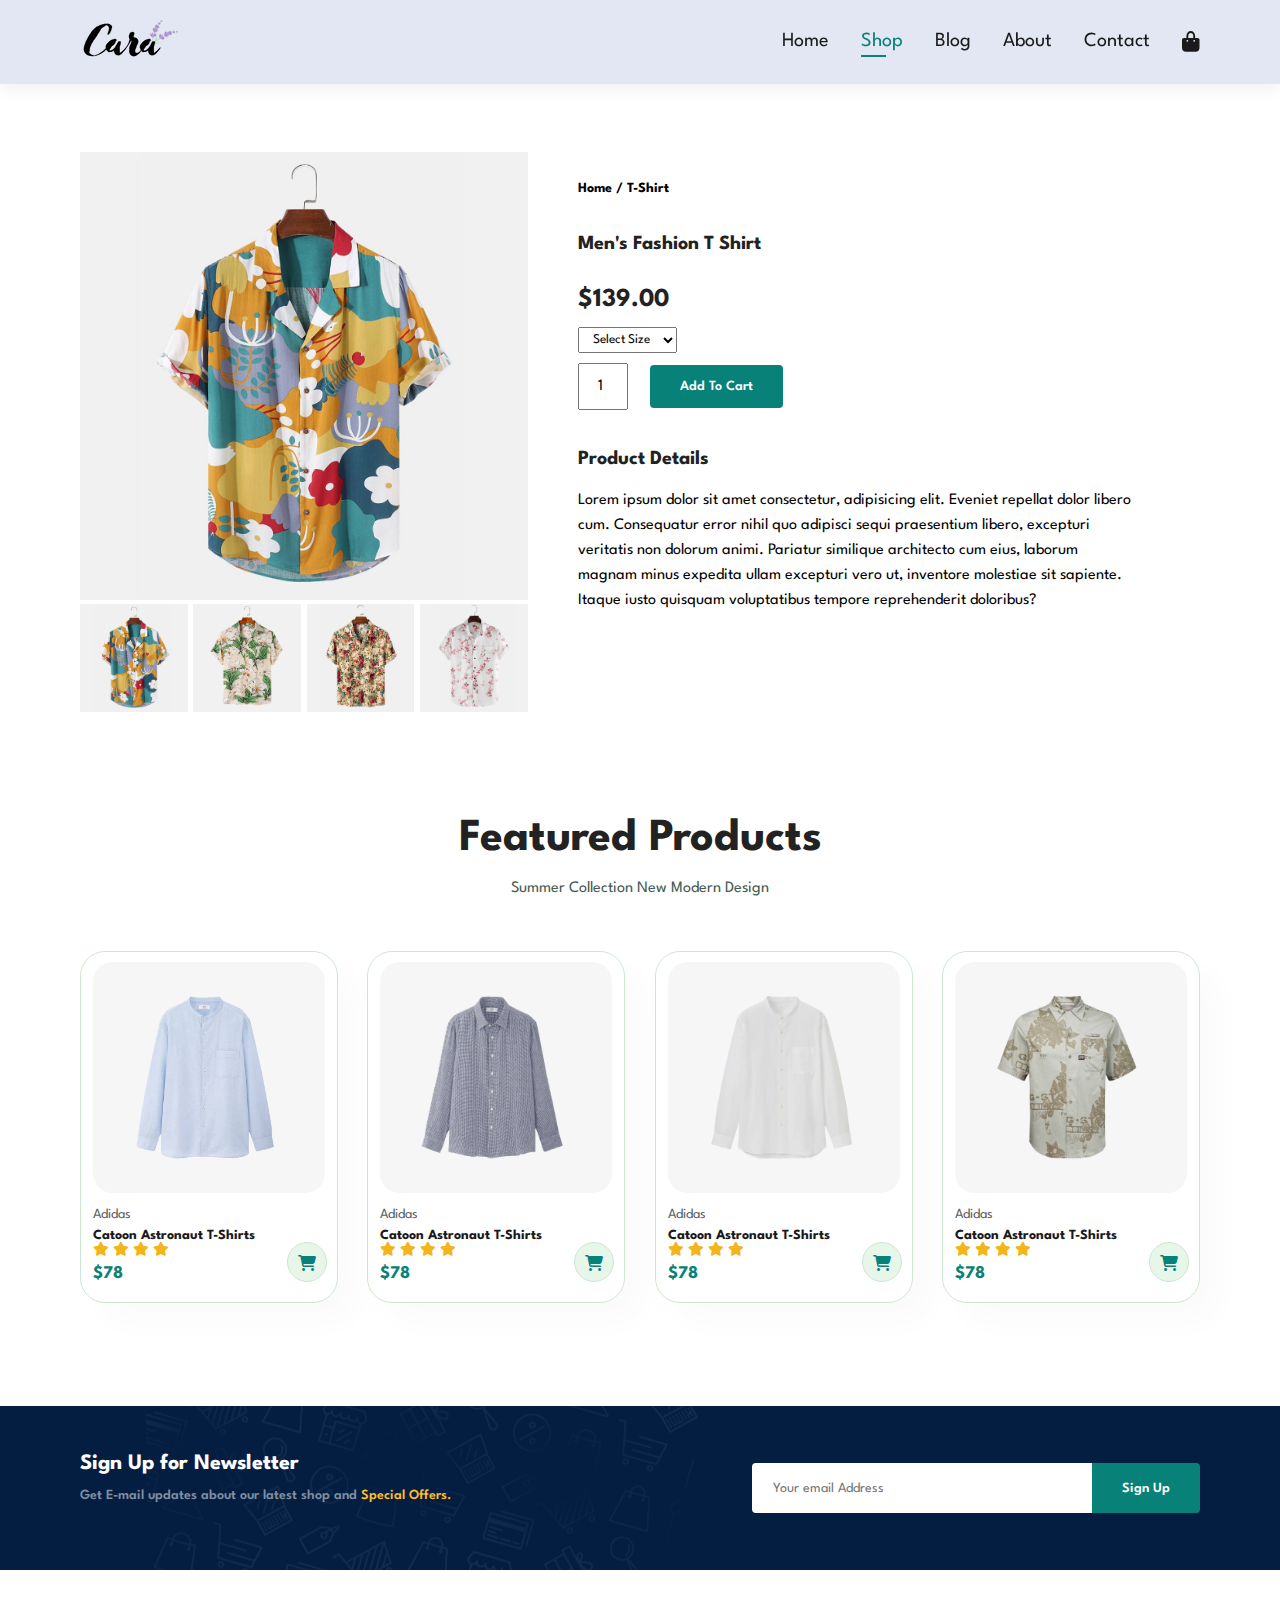
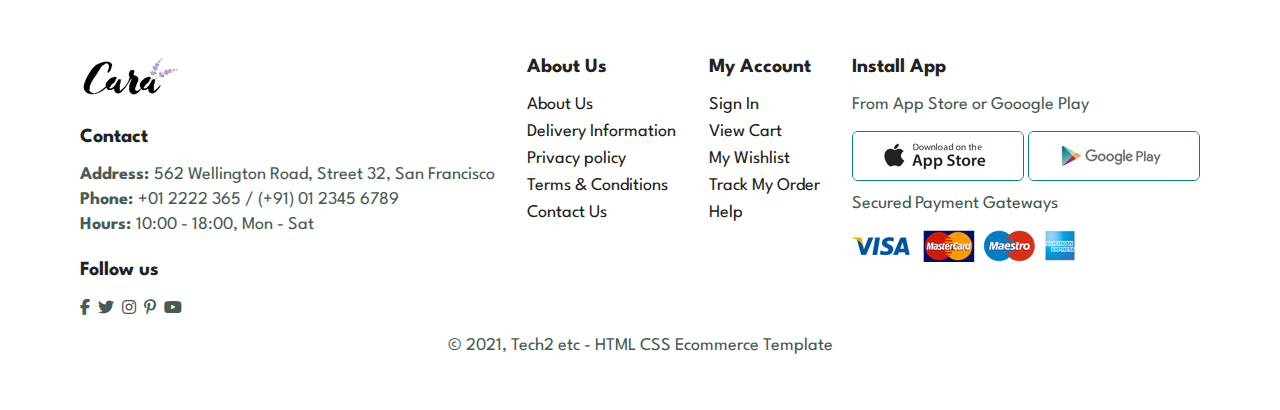
<file: single_product.html>
<!DOCTYPE html>
<html lang="en">
  <head>
    <meta charset="UTF-8" />
    <meta http-equiv="X-UA-Compatible" content="IE=edge" />
    <meta name="viewport" content="width=device-width, initial-scale=1.0" />
    <title>E-Commerce Website</title>
    <link rel="stylesheet" href="/Assets/css/style.css" />
    <link
      rel="stylesheet"
      href="https://cdnjs.cloudflare.com/ajax/libs/font-awesome/6.4.0/css/all.min.css" />
  </head>
  <body>
    <!-- Header Start -->
    <section id="header">
      <a href=""><img src="/Assets/images/logo.png" alt="Logo" /></a>
      <div class="desktop">
        <ul id="navbar">
          <li><a href="index.html">Home</a></li>
          <li><a class="active" href="shop.html">Shop</a></li>
          <li><a href="blog.html">Blog</a></li>
          <li><a href="about.html">About</a></li>
          <li><a href="contact.html">Contact</a></li>
          <li id="lg-bag">
            <a href="cart.html"><i class="fa-solid fa-bag-shopping"></i></a>
          </li>
          <a href="#" id="close"><i class="fa fa-times"></i></a>
        </ul>
      </div>
      <div id="mobile">
        <a href=""><i class="fa-solid fa-bag-shopping"></i></a>
        <i id="bar" class="fas fa-outdent"></i>
      </div>
    </section>
    <!-- Header End -->

    <!-- Product Details Start -->
    <div id="product-details" class="section-p1">
      <div class="single-product-image">
        <img
          src="/Assets/images/products/f1.jpg"
          width="100%"
          id="MainImg"
          alt="" />
        <div class="small-img-group">
          <div class="small-img-col">
            <img
              src="/Assets/images/products/f1.jpg"
              width="100%"
              class="small-img"
              alt="" />
          </div>
          <div class="small-img-col">
            <img
              src="/Assets/images/products/f2.jpg"
              width="100%"
              class="small-img"
              alt="" />
          </div>
          <div class="small-img-col">
            <img
              src="/Assets/images/products/f3.jpg"
              width="100%"
              class="small-img"
              alt="" />
          </div>
          <div class="small-img-col">
            <img
              src="/Assets/images/products/f4.jpg"
              width="100%"
              class="small-img"
              alt="" />
          </div>
        </div>
      </div>

      <div class="single-product-details">
        <h6>Home / T-Shirt</h6>
        <h4>Men's Fashion T Shirt</h4>
        <h2>$139.00</h2>
        <select>
          <option>Select Size</option>
          <option>XXL</option>
          <option>XL</option>
          <option>Large</option>
          <option>Medium</option>
          <option>Small</option>
        </select>
        <input type="number" value="1" />
        <button class="normal">Add To Cart</button>
        <h4>Product Details</h4>
        <span
          >Lorem ipsum dolor sit amet consectetur, adipisicing elit. Eveniet
          repellat dolor libero cum. Consequatur error nihil quo adipisci sequi
          praesentium libero, excepturi veritatis non dolorum animi. Pariatur
          similique architecto cum eius, laborum magnam minus expedita ullam
          excepturi vero ut, inventore molestiae sit sapiente. Itaque iusto
          quisquam voluptatibus tempore reprehenderit doloribus?</span
        >
      </div>
    </div>
    <!-- Product Details End -->

    <!-- Product Start -->
    <section id="product1" class="section-p1">
      <h2>Featured Products</h2>
      <p>Summer Collection New Modern Design</p>
      <div class="product-container">
        <div class="product">
          <img src="/Assets/images/products/n1.jpg" alt="" />
          <div class="description">
            <span>Adidas</span>
            <h5>Catoon Astronaut T-Shirts</h5>
            <div class="star">
              <i class="fa fa-star"></i>
              <i class="fa fa-star"></i>
              <i class="fa fa-star"></i>
              <i class="fa fa-star"></i>
            </div>
            <h4>$78</h4>
          </div>
          <a href="#"><i class="fa fa-shopping-cart cart"></i></a>
        </div>
        <div class="product">
          <img src="/Assets/images/products/n2.jpg" alt="" />
          <div class="description">
            <span>Adidas</span>
            <h5>Catoon Astronaut T-Shirts</h5>
            <div class="star">
              <i class="fa fa-star"></i>
              <i class="fa fa-star"></i>
              <i class="fa fa-star"></i>
              <i class="fa fa-star"></i>
            </div>
            <h4>$78</h4>
          </div>
          <a href="#"><i class="fa fa-shopping-cart cart"></i></a>
        </div>
        <div class="product">
          <img src="/Assets/images/products/n3.jpg" alt="" />
          <div class="description">
            <span>Adidas</span>
            <h5>Catoon Astronaut T-Shirts</h5>
            <div class="star">
              <i class="fa fa-star"></i>
              <i class="fa fa-star"></i>
              <i class="fa fa-star"></i>
              <i class="fa fa-star"></i>
            </div>
            <h4>$78</h4>
          </div>
          <a href="#"><i class="fa fa-shopping-cart cart"></i></a>
        </div>
        <div class="product">
          <img src="/Assets/images/products/n4.jpg" alt="" />
          <div class="description">
            <span>Adidas</span>
            <h5>Catoon Astronaut T-Shirts</h5>
            <div class="star">
              <i class="fa fa-star"></i>
              <i class="fa fa-star"></i>
              <i class="fa fa-star"></i>
              <i class="fa fa-star"></i>
            </div>
            <h4>$78</h4>
          </div>
          <a href="#"><i class="fa fa-shopping-cart cart"></i></a>
        </div>
      </div>
    </section>
    <!-- Product End -->

    <!-- Newsletter Start -->
    <section class="section-p1 section-m1" id="news-letter">
      <div class="news-text">
        <h4>Sign Up for Newsletter</h4>
        <p>
          Get E-mail updates about our latest shop and
          <span>Special Offers.</span>
        </p>
      </div>
      <div class="form">
        <input type="text" placeholder="Your email Address" />
        <button class="normal">Sign Up</button>
      </div>
    </section>
    <!-- Newsletter End -->

    <!-- Footer Start -->
    <footer class="section-p1">
      <div class="col">
        <img class="logo" src="/Assets/images/logo.png" alt="Logo" />
        <h4>Contact</h4>
        <p>
          <strong>Address: </strong> 562 Wellington Road, Street 32, San
          Francisco
        </p>
        <p><strong>Phone: </strong> +01 2222 365 / (+91) 01 2345 6789</p>
        <p><strong>Hours: </strong> 10:00 - 18:00, Mon - Sat</p>
        <div class="follow">
          <h4>Follow us</h4>
          <div class="icon">
            <i class="fab fa-facebook-f"></i>
            <i class="fab fa-twitter"></i>
            <i class="fab fa-instagram"></i>
            <i class="fab fa-pinterest-p"></i>
            <i class="fab fa-youtube"></i>
          </div>
        </div>
      </div>

      <div class="col">
        <h4>About Us</h4>
        <a href="#">About Us</a>
        <a href="#">Delivery Information</a>
        <a href="#">Privacy policy</a>
        <a href="#">Terms & Conditions</a>
        <a href="#">Contact Us</a>
      </div>

      <div class="col">
        <h4>My Account</h4>
        <a href="#">Sign In</a>
        <a href="#">View Cart</a>
        <a href="#">My Wishlist</a>
        <a href="#">Track My Order</a>
        <a href="#">Help</a>
      </div>

      <div class="col install">
        <h4>Install App</h4>
        <p>From App Store or Gooogle Play</p>
        <div class="row">
          <img src="/Assets/images/pay/app.jpg" alt="App" />
          <img src="/Assets/images/pay/play.jpg" alt="Play" />
        </div>
        <p>Secured Payment Gateways</p>
        <img src="/Assets/images/pay/pay.png" alt="Pay" />
      </div>

      <div class="copyright">
        <p>© 2021, Tech2 etc - HTML CSS Ecommerce Template</p>
      </div>
    </footer>
    <!-- Footer End -->
    <script>
      var MainImg = document.getElementById("MainImg");
      var smallImg = document.getElementsByClassName("small-img");

      smallImg[0].onclick = function () {
        MainImg.src = smallImg[0].src;
      };

      smallImg[1].onclick = function () {
        MainImg.src = smallImg[1].src;
      };

      smallImg[2].onclick = function () {
        MainImg.src = smallImg[2].src;
      };

      smallImg[3].onclick = function () {
        MainImg.src = smallImg[3].src;
      };
    </script>
    <script src="/Assets/javascript/script.js"></script>
  </body>
</html>
</file>
<file: Assets/css/style.css>
@import url("https://fonts.googleapis.com/css2?family=League+Spartan&display=swap");

:root {
  --headingColor: #222222;
  --pColor: #465b52;
}

* {
  margin: 0;
  padding: 0;
  box-sizing: border-box;
  font-family: "League Spartan", sans-serif;
}

body {
  width: 100%;
}

h1 {
  font-size: 50px !important;
  margin: 0 !important;
  line-height: 64px;
  color: var(--headingColor);
}

h2 {
  font-size: 46px;
  line-height: 54px;
  color: var(--headingColor);
}

h4 {
  font-size: 20px;
  color: var(--headingColor);
}

h6 {
  font-weight: 700;
  font-size: 14px;
}

p {
  font-size: 16px;
  color: var(--pColor);
  margin: 15px 0 20px 0;
}

li {
  list-style: none;
}

a {
  text-decoration: none;
}

.section-p1 {
  padding: 48px 80px;
}

.section-m1 {
  margin: 40px 0;
}

button.normal {
  font-size: 14px;
  font-weight: 600;
  padding: 15px 30px;
  color: black;
  background-color: white;
  border: none;
  border-radius: 4px;
  cursor: pointer;
  outline: none;
  transition: 0.2s;
}

button.white {
  font-size: 14px;
  font-weight: 600;
  padding: 11px 18px;
  color: white;
  background-color: transparent;
  cursor: pointer;
  outline: none;
  border: 1px solid #ffffff;
  transition: 0.2s;
}

/* Header */
#header {
  display: flex;
  align-items: center;
  justify-content: space-between;
  padding: 20px 80px;
  background: #e3e6f3;
  box-shadow: 0 5px 15px rgba(0, 0, 0, 0.06);
  z-index: 999;
  position: sticky;
  top: 0;
  left: 0;
}

#navbar {
  display: flex;
  gap: 2rem;
}

#navbar li {
  position: relative;
}

#navbar li a {
  font-size: 20px;
  font-weight: 400;
  color: #1a1a1a;
}

#navbar li a:hover,
#navbar li a.active {
  color: #088178;
}

#navbar li a.active::after,
#navbar li a:hover::after {
  content: "";
  width: 60%;
  height: 2px;
  background: #088178;
  position: absolute;
  bottom: -4px;
  left: 0px;
}

/* Hero */
#hero {
  background-image: url("/Assets/images/hero4.png");
  height: 90vh;
  width: 100%;
  background-size: cover;
  background-position: top 25% right 0;
  padding: 0 80px;
  display: flex;
  flex-direction: column;
  align-items: flex-start;
  justify-content: center;
}

#hero h4 {
  padding-bottom: 15px;
}

#hero h1 {
  color: #088178;
}

#hero button {
  background-image: url("/Assets/images/button.png");
  background-color: transparent;
  background-repeat: no-repeat;
  color: #088178;
  border: 0;
  padding: 14px 80px 14px 65px;
  cursor: pointer;
  font-weight: 700;
  font-size: 20px;
}

/* Feature */
#feature {
  display: flex;
  justify-content: space-between;
  align-items: center;
  flex-wrap: wrap;
}

#feature .feature-box {
  width: 180px;
  text-align: center;
  padding: 25px 15px;
  box-shadow: 20px 20px 34px rgba(0, 0, 0, 0.03);
  border: 1px solid #cce7d0;
  border-radius: 4px;
  margin: 15px 0;
}

#feature .feature-box:hover {
  box-shadow: 10px 10px 54px rgba(70, 62, 221, 0.1);
}

#feature .feature-box img {
  width: 100%;
  margin-bottom: 10px;
}

#feature .feature-box h6 {
  display: inline-block;
  padding: 9px 8px 6px 8px;
  line-height: 1;
  border-radius: 4px;
  color: #088178;
  background-color: #fddde4;
}

#feature .feature-box:nth-child(2) h6 {
  background-color: #cdebbc;
}

#feature .feature-box:nth-child(3) h6 {
  background-color: #d1e8f2;
}

#feature .feature-box:nth-child(4) h6 {
  background-color: #cdd4f8;
}

#feature .feature-box:nth-child(5) h6 {
  background-color: #f6dbf6;
}

#feature .feature-box:nth-child(6) h6 {
  background-color: #fff2e5;
}

/* Product */
#product1 {
  text-align: center;
}

#product1 .product {
  position: relative;
  width: 23%;
  min-width: 250px;
  padding: 10px 12px;
  border: 1px solid #cce7d0;
  border-radius: 25px;
  cursor: pointer;
  box-shadow: 20px 20px 30px rgba(0, 0, 0, 0.02);
  margin: 15px 0;
  transition: 0.2s ease;
}

#product1 .product-container {
  display: flex;
  flex-wrap: wrap;
  justify-content: space-between;
  padding-top: 20px;
}

#product1 .product:hover {
  box-shadow: 20px 20px 30px rgba(0, 0, 0, 0.06);
}

#product1 .product img {
  width: 100%;
  border-radius: 20px;
}

#product1 .product .description {
  text-align: start;
  padding: 10px 0;
  /* display: flex;
    flex-direction: column;
    align-items: flex-start; */
}

#product1 .product .description span {
  color: #606063;
  font-size: 14px;
}

#product1 .product .description h5 {
  padding-top: 7px;
  color: #1a1a1a;
  font-size: 14px;
}

#product1 .product .description i {
  font-size: 14px;
  color: rgba(243, 181, 25);
}

#product1 .product .description h4 {
  padding-top: 7px;
  font-size: 18px;
  font-weight: 700;
  color: #088178;
}

#product1 .product .cart {
  width: 40px;
  height: 40px;
  line-height: 40px;
  border-radius: 50px;
  background-color: #e8f6ea;
  color: #088178;
  border: 1px solid #cce7d0;
  position: absolute;
  bottom: 20px;
  right: 10px;
}

/* Banner */
#banner {
  display: flex;
  flex-direction: column;
  justify-content: center;
  align-items: center;
  text-align: center;
  background-image: url("/Assets/images/banner/b2.jpg");
  width: 100%;
  height: 40vh;
  background-size: cover;
  background-position: center;
}

#banner h4 {
  color: #ffffff;
}

#banner h2 {
  color: #ffffff;
  font-size: 30px;
  padding: 10px 0;
}

#banner span {
  color: #ef3636;
}

#banner button:hover {
  background: #088178;
  color: white;
}

#small-banner {
  display: flex;
  justify-content: space-between;
  flex-wrap: wrap;
}

#small-banner .banner-box {
  display: flex;
  flex-direction: column;
  justify-content: center;
  align-items: flex-start;
  background-image: url("/Assets/images/banner/b17.jpg");
  width: 45%;
  height: 50vh;
  background-size: cover;
  background-position: center;
  padding: 30px;
}

#small-banner .banner-box-2 {
  background-image: url("/Assets/images/banner/b10.jpg");
}

#small-banner h4 {
  color: white;
  font-size: 20px;
  font-weight: 300;
}

#small-banner h2 {
  color: white;
  font-weight: 800px;
}

#small-banner span {
  color: white;
  font-size: 16px;
  font-weight: 500;
  padding-bottom: 15px;
}

#small-banner button:hover {
  background: #088178;
  color: white;
  border: 1px solid #088178;
}

#banner3 {
  display: flex;
  justify-content: space-between;
  gap: 2rem;
  padding: 0 80px;
}

#banner3 .banner-box {
  display: flex;
  flex-direction: column;
  justify-content: center;
  align-items: flex-start;
  padding: 20px;
  background-image: url("/Assets/images/banner/b7.jpg");
  min-width: 30%;
  height: 30vh;
  background-size: cover;
  background-position: center;
  margin-bottom: 20px;
}

#banner3 .banner-box2 {
  background-image: url("/Assets/images/banner/b4.jpg");
}

#banner3 .banner-box3 {
  background-image: url("/Assets/images/banner/b18.jpg");
}

#banner3 h2 {
  color: white;
  font-weight: 900;
  font-style: 22px;
}

#banner3 h3 {
  color: #ec544e;
  font-weight: 800;
  font-style: 15px;
}

/* Newsletter */
#news-letter {
  display: flex;
  justify-content: space-between;
  flex-wrap: wrap;
  align-items: center;
  background-image: url("/Assets/images/banner/b14.png");
  background-repeat: no-repeat;
  background-position: 20% 30%;
  background-color: #041e42;
}

#news-letter h4 {
  font-size: 22px;
  font-weight: 700;
  color: white;
}

#news-letter p {
  font-size: 14px;
  font-weight: 600;
  color: #818ea0;
}

#news-letter p span {
  color: #ffbd27;
}

#news-letter .form {
  display: flex;
  width: 40%;
}

#news-letter input {
  height: 3.125rem;
  padding: 0 1.25rem;
  font-size: 14px;
  width: 100%;
  border: 1px solid transparent;
  border-radius: 4px;
  outline: none;
  border-top-right-radius: 0;
  border-bottom-right-radius: 0;
}

#news-letter button {
  background-color: #088178;
  color: white;
  white-space: nowrap;
  border-top-left-radius: 0;
  border-bottom-left-radius: 0;
}

/* Footer */
footer {
  display: flex;
  flex-wrap: wrap;
  justify-content: space-between;
}

footer .col {
  display: flex;
  flex-direction: column;
  align-items: flex-start;
  margin-bottom: 20px;
}

footer .logo {
  margin-bottom: 30px;
}

footer h4 {
  font-size: 20px;
  padding-bottom: 20px;
}

footer p {
  font-size: 18px;
  margin: 0 0 8px 0;
}

footer a {
  font-size: 18px;
  text-decoration: none;
  color: #222222;
  margin-bottom: 10px;
}

footer .follow {
  margin-top: 20px;
}

footer .follow i {
  color: #465b52;
  padding-right: 4px;
  cursor: pointer;
}

footer .install .row img {
  border: 1px solid #088178;
  border-radius: 6px;
}

footer .install img {
  margin: 10px 0;
}

footer .follow i:hover,
footer a:hover {
  color: #088178;
}

footer .copyright {
  width: 100%;
  text-align: center;
}

/* Mobile */
#mobile {
  display: none;
}

#close {
  display: none;
}
/* Mobile End*/

/* Shop Page */
#page-header {
  background-image: url("/Assets/images/banner/b1.jpg");
  width: 100%;
  height: 40vh;
  background-size: cover;
  display: flex;
  justify-content: center;
  align-items: center;
  flex-direction: column;
  padding: 14px;
}

#page-header h2,
#page-header p {
  color: white;
}

#pagination {
  text-align: center;
}

#pagination a {
  background-color: #088178;
  padding: 15px 20px;
  border-radius: 4px;
  color: white;
  font-weight: 600;
}

#pagination a i {
  font-size: 16px;
  font-weight: 600;
}

/* Single Product */
#product-details {
  display: flex;
  margin-top: 20px;
}

#product-details .single-product-image {
  width: 40%;
  margin-right: 50px;
}

.small-img-group {
  display: flex;
  justify-content: space-between;
}

.small-img-col {
  flex-basis: 24%;
  cursor: pointer;
}

#product-details .single-product-details {
  width: 50%;
  padding-top: 30px;
}

#product-details .single-product-details h4 {
  padding: 40px 0 20px 0;
}

#product-details .single-product-details h2 {
  font-size: 26px;
}

#product-details .single-product-details select {
  display: block;
  padding: 5px 10px;
  margin-bottom: 10px;
}

#product-details .single-product-details input {
  width: 50px;
  height: 47px;
  padding-left: 10px;
  font-size: 16px;
  margin-right: 18px;
  text-align: center;
}

#product-details .single-product-details input:focus {
  outline: none;
}

#product-details .single-product-details button {
  background-color: #088178;
  color: white;
}

#product-details .single-product-details span {
  line-height: 25px;
}

/* Blog Page */
#page-header.blog-header {
  background-image: url("/Assets/images/banner/b19.jpg");
}

#blog {
  padding: 150px 150px 0 150px;
}

#blog .blog-box {
  display: flex;
  align-items: center;
  width: 100%;
  position: relative;
  padding-bottom: 90px;
}

#blog .blog-img {
  width: 50%;
  margin-right: 40px;
}

#blog .blog-details {
  width: 50%;
}

#blog img {
  width: 100%;
  height: 300px;
  object-fit: cover;
}

#blog .blog-details a {
  font-size: 11px;
  color: black;
  font-weight: 700;
  position: relative;
  text-transform: uppercase;
  transition: 0.3s;
}

#blog .blog-details a::after {
  content: "";
  width: 50px;
  height: 1px;
  background-color: black;
  position: absolute;
  top: 4px;
  right: -60px;
}

#blog .blog-details a:hover {
  color: #088178;
}

#blog .blog-details a:hover::after {
  background-color: #088178;
}

#blog .blog-box h1 {
  position: absolute;
  top: -40px;
  left: 0;
  font-size: 70px !important;
  font-weight: 700;
  color: #c9cbce;
  z-index: -9;
}

/* About Page */
#page-header.about-header {
  background-image: url("/Assets/images/about/banner.png");
}

#about-head {
  display: flex;
  align-items: center;
}

#about-head img {
  width: 50%;
  height: auto;
}

#about-head div {
  padding-left: 40px;
}

#about-app {
  text-align: center;
}

#about-app .video {
  width: 70%;
  height: 100%;
  margin: 30px auto 0 auto;
}

#about-app .video video {
  width: 100%;
  height: 100%;
  border-radius: 20px;
}

/* Contact Page */
#contact-details {
  display: flex;
  align-items: center;
  justify-content: space-between;
}

#contact-details .details {
  width: 40%;
}

#contact-details .details span,
#form-details form span {
  font-size: 12px;
}

#contact-details .details h2,
#form-details form h2 {
  font-size: 26px;
  line-height: 35px;
  padding: 20px 0;
}

#contact-details .details h3 {
  font-size: 16px;
  padding-bottom: 15px;
}

#contact-details .details li {
  display: flex;
  padding: 10px 0;
}

#contact-details .details li i {
  font-size: 14px;
  padding-right: 22px;
}

#contact-details .details li p {
  margin: 0;
  font-size: 14px;
}

#contact-details .map {
  width: 55%;
  height: 400px;
}

#contact-details .map iframe {
  width: 100%;
  height: 100%;
}

#form-details {
  display: flex;
  justify-content: space-between;
  margin: 30px;
  padding: 80px;
  border: 1px solid #e1e1e1;
}

#form-details form {
  width: 65%;
  display: flex;
  flex-direction: column;
  align-items: flex-start;
}

#form-details form input,
#form-details form textarea {
  width: 100%;
  padding: 12px 15px;
  outline: none;
  margin-bottom: 20px;
  border: 1px solid #e1e1e1;
}

#form-details form button {
  background-color: #088178;
  color: #ffffff;
}

#form-details .people div {
  padding-bottom: 25px;
  display: flex;
  align-items: flex-start;
}

#form-details .people div img {
  width: 65px;
  height: 65px;
  object-fit: cover;
  margin: 15px;
}

#form-details .people div p {
  margin: 0;
  font-size: 13px;
  line-height: 25px;
}

#form-details .people div p span {
  display: block;
  font-size: 16px;
  font-weight: 600;
  color: black;
}

/* Cart Page */

#cart {
  overflow-x: auto;
}

#cart table {
  width: 100%;
  border-collapse: collapse;
  table-layout: fixed;
  white-space: nowrap;
}

#cart table img {
  width: 70px;
}

#cart table td:first-child {
  width: 100px;
  text-align: center;
}

#cart table td:nth-child(2) {
  width: 150px;
  text-align: center;
}

#cart table td:nth-child(3) {
  width: 250px;
  text-align: center;
}

#cart table td:nth-child(4),
#cart table td:nth-child(5),
#cart table td:last-child {
  width: 150px;
  text-align: center;
}

#cart table td:nth-child(5) input {
  width: 70px;
  padding: 10px 5px 10px 15px;
}

#cart table thead {
  border: 1px solid #e2e9e1;
  border-left: none;
  border-right: none;
}

#cart table thead td {
  font-weight: 700;
  text-transform: uppercase;
  font-size: 13px;
  padding: 18px 0;
}

#cart table tbody tr td {
  padding-top: 15px;
}

#cart table tbody td {
  font-size: 13px;
}

#cart-add {
  display: flex;
  flex-wrap: wrap;
  justify-content: space-between;
}

#coupon {
  width: 50%;
  margin-bottom: 30px;
}

#coupon h3,
#subtotal h3 {
  padding-bottom: 15px;
}

#coupon input {
  padding: 10px 20px;
  outline: none;
  width: 60%;
  margin-right: 10px;
  border: 1px solid #e2e9e1;
}

#coupon button,
#subtotal button {
  background-color: #088178;
  color: white;
  padding: 12px 20px;
}

#subtotal {
  width: 50%;
  margin-bottom: 30px;
  border: 1px solid #e2e9e1;
  padding: 30px;
}

#subtotal table {
  border-collapse: collapse;
  width: 100%;
  margin-bottom: 20px;
}

#subtotal table td {
  width: 50%;
  border: 1px solid #e2e9e1;
  padding: 10px;
  font-size: 13px;
}

/* Media Query */
@media (max-width: 799px) {
  .section-p1 {
    padding: 40px 40px;
  }

  #navbar {
    gap: 1rem;
    flex-direction: column;
    align-items: flex-start;
    justify-content: flex-start;
    position: fixed;
    top: 0;
    right: -400px;
    height: 100vh;
    width: 400px;
    background-color: #e3e6f3;
    box-shadow: 0 40px 60px rgba(0, 0, 0, 0.1);
    padding: 70px 0 0 30px;
    transition: 0.3s;
  }

  #navbar.active {
    right: 0;
  }

  #mobile {
    display: flex;
    align-items: center;
  }

  #mobile i {
    color: #1a1a1a;
    font-size: 24px;
    padding-left: 20px;
  }

  #close {
    display: initial;
    position: absolute;
    top: 30px;
    left: 30px;
    color: #222222;
    font-size: 24px;
  }

  #lg-bag {
    display: none;
  }

  #hero {
    height: 70vh;
    padding: 0 80px;
    background-position: top 30% right 30%;
  }

  #feature {
    justify-content: center;
    gap: 1rem;
  }

  #product1 .product-container {
    justify-content: center;
    gap: 1.5rem;
  }

  #banner {
    height: 20vh;
  }

  #small-banner .banner-box {
    min-width: 100%;
    height: 30vh;
  }

  #banner3 {
    padding: 40px;
  }

  #banner3 .banner-box {
    width: 28%;
  }

  /* Contact Page */
  #form-details {
    padding: 40px;
  }

  #form-details form {
    width: 50%;
  }

  /* Cart */
}

@media (max-width: 477px) {
  .section-p1 {
    padding: 20px;
  }

  #header {
    padding: 10px 30px;
  }

  #hero {
    padding: 0 20px;
    background-position: 55%;
  }

  #feature .feature-box {
    width: 155px;
    margin: 0 0 15px 0;
  }

  #product1 .product {
    width: 100%;
  }

  #banner {
    height: 40vh;
  }

  #small-banner .banner-box {
    height: 40vh;
  }

  #small-banner .banner-box2 {
    margin-top: 20px;
  }

  #banner3 {
    padding: 0 20px;
  }

  #banner3 .banner-box {
    width: 100%;
  }

  #news-letter {
    padding: 40px 20px;
  }

  #news-letter .form {
    width: 100%;
  }

  footer .copyright {
    text-align: start;
  }

  #navbar {
    width: 200px;
  }

  /* Single Product */
  #product-details {
    flex-direction: column;
  }

  #product-details .single-product-image {
    width: 100%;
    margin-right: 0;
  }

  #product-details .single-product-details {
    width: 100%;
  }

  /* Blog Page */
  #blog {
    padding: 100px 20px 0 20px;
  }

  #blog .blog-box {
    flex-direction: column;
  }

  #blog .blog-img {
    width: 100%;
    margin-right: 0;
    margin-bottom: 30px;
  }

  #blog .blog-details {
    width: 100%;
  }

  /* About page */
  #about-head {
    flex-direction: column;
  }

  #about-head img {
    width: 100%;
    margin-bottom: 20px;
  }

  #about-head div {
    padding-left: 0;
  }

  #about-app .video {
    width: 100%;
  }

  /* Contact Page */
  #contact-details {
    flex-direction: column;
  }

  #contact-details .details {
    width: 100%;
    margin-bottom: 30px;
  }

  #contact-details .map {
    width: 100%;
  }

  #form-details {
    margin: 10px;
    padding: 30px 10px;
    flex-wrap: wrap;
  }

  #form-details form {
    width: 100%;
    margin-bottom: 30px;
  }

  /* Cart Page */
  #cart-add {
    flex-direction: column;
  }

  #coupon {
    width: 100%;
  }

  #subtotal {
    width: 100%;
    padding: 20px;
  }
}
</file>
